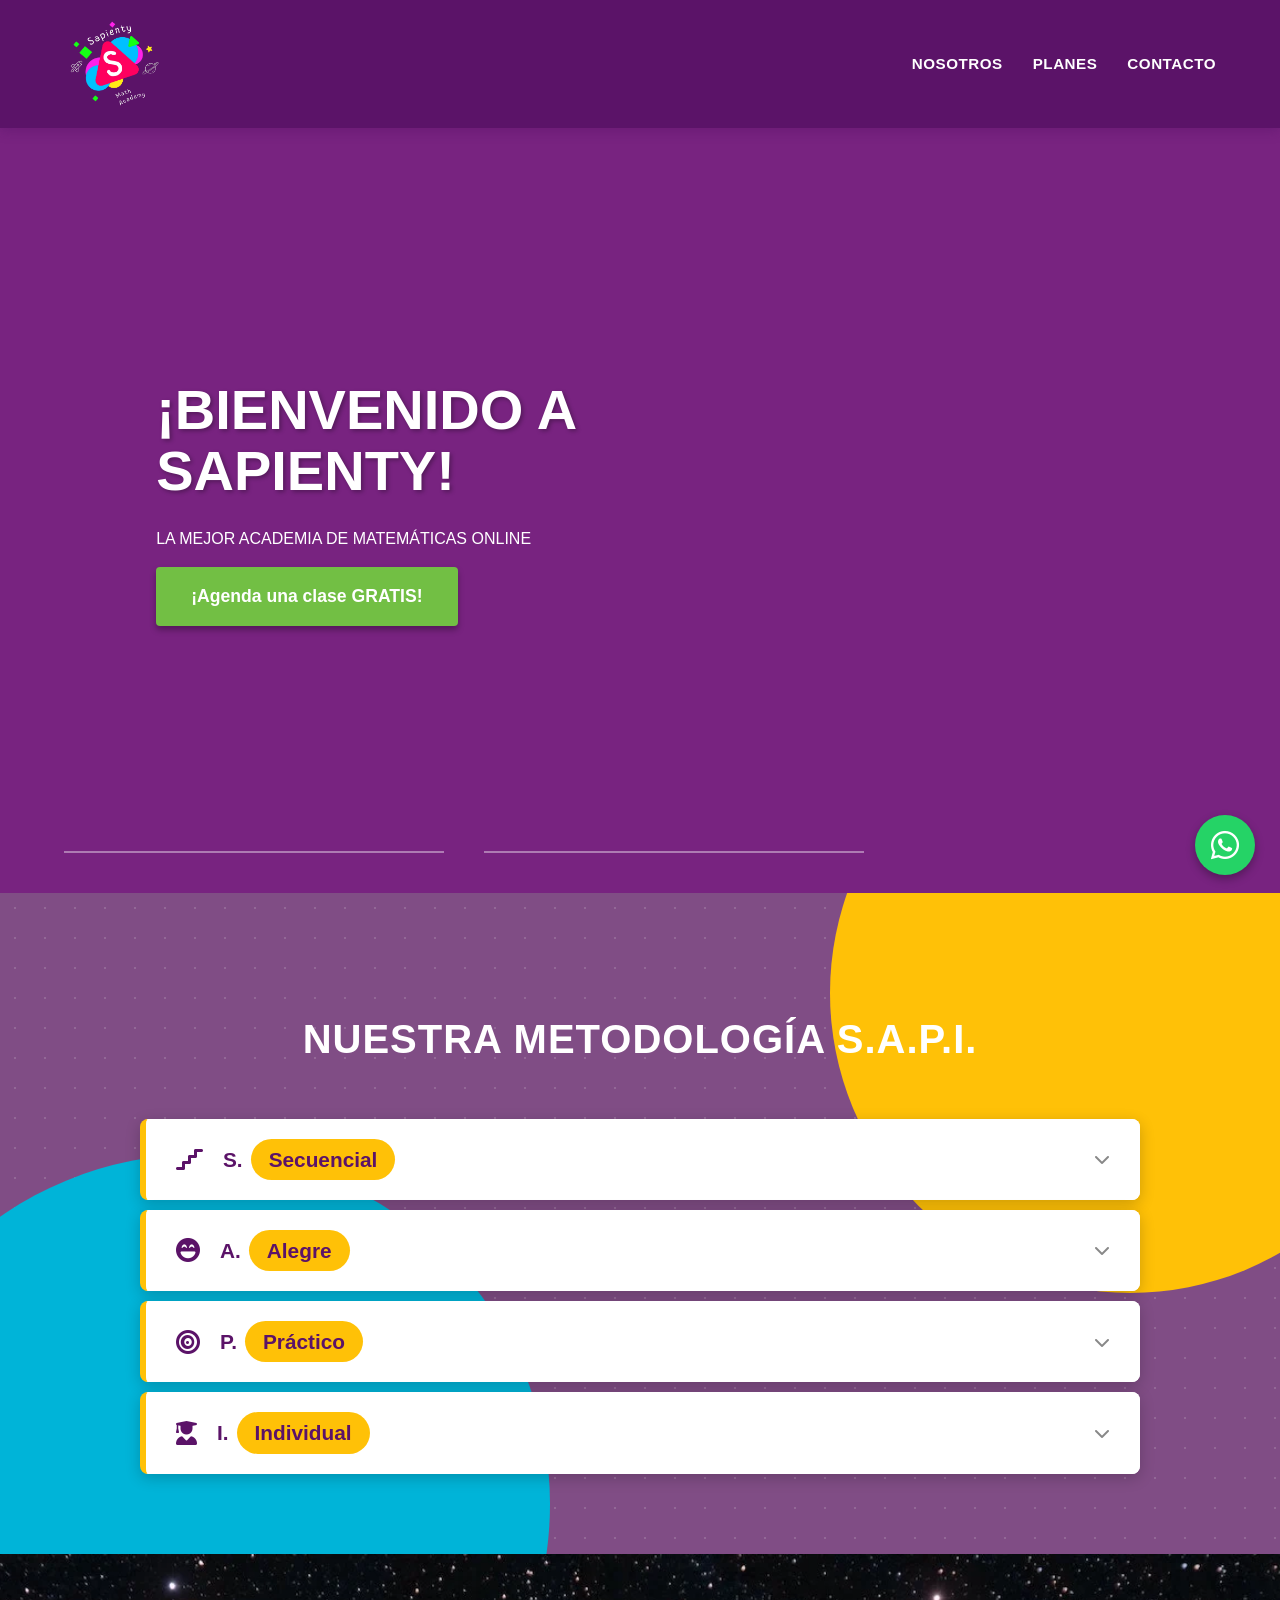
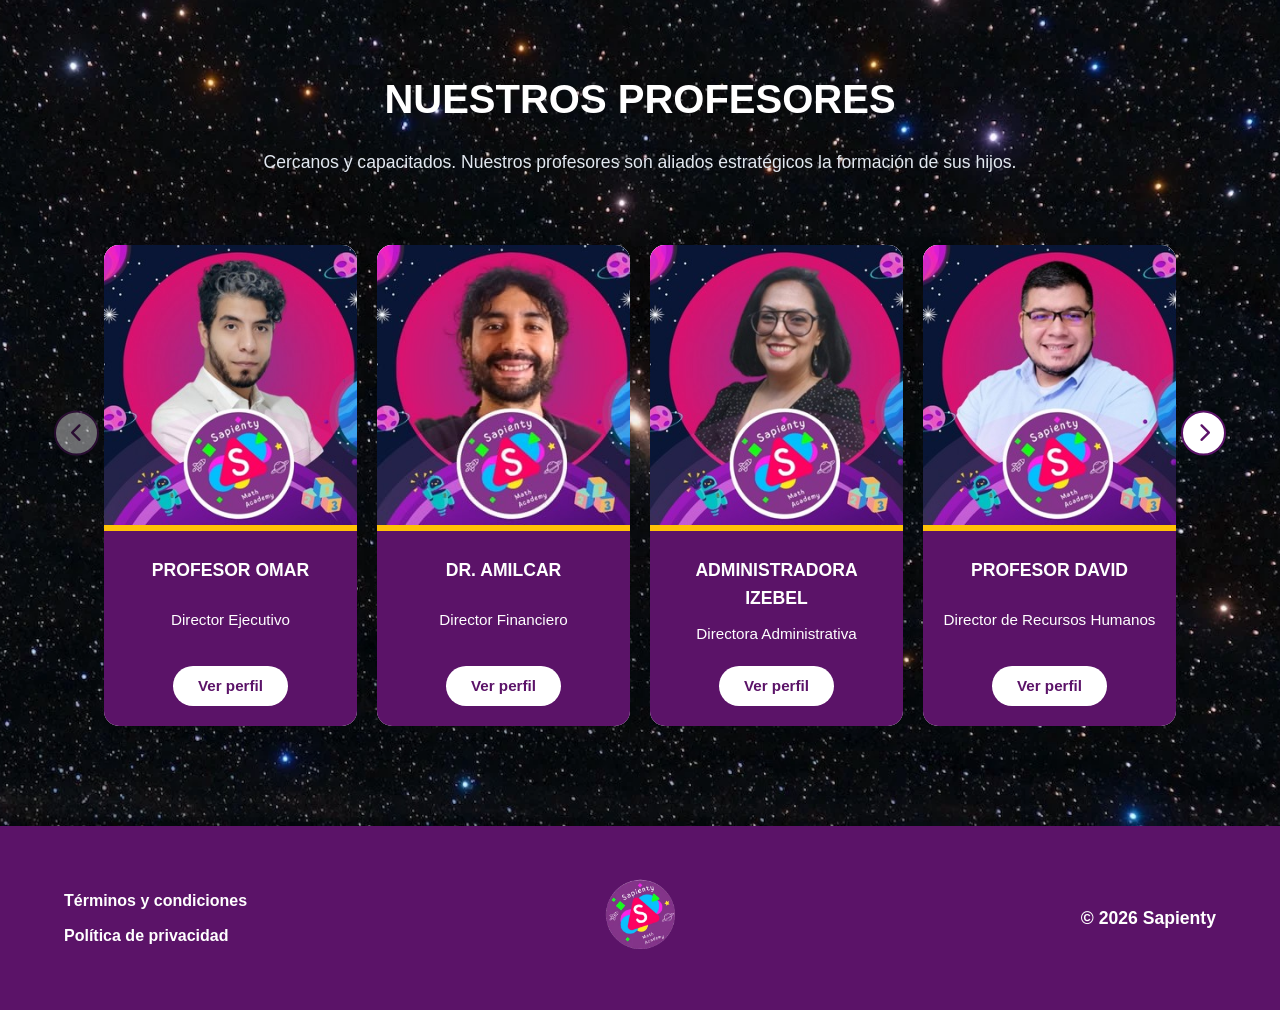
<file: index.html>
<!DOCTYPE html>
<html lang="es">
<head>
    <meta charset="UTF-8">
    <meta name="viewport" content="width=device-width, initial-scale=1.0">
    <meta name="description" content="Sapienty: academia de matemáticas online con metodología S.A.P.I. Clases individuales, divertidas y a tu ritmo. ¡Agenda tu clase gratis!">
    <title>Sapienty | Clases de Matemáticas Online</title>
    <link rel="icon" type="image/webp" href="Logo1.webp">
    <link rel="preconnect" href="https://cdnjs.cloudflare.com" crossorigin>
    <link rel="stylesheet" href="https://cdnjs.cloudflare.com/ajax/libs/font-awesome/6.4.0/css/all.min.css">
    <link rel="stylesheet" href="style.css">
</head>
<body>
    <header class="header-dark">
        <a href="index.html" class="logo">
            <img src="cropped-Logo.webp" alt="Logo Sapienty" fetchpriority="high">
        </a>
        
        <nav class="nav-links">
            <a href="nosotros.html">NOSOTROS</a>
            <a href="planes.html">PLANES</a>
            <a href="contacto.html">CONTACTO</a>
        </nav>
        
        <button type="button" class="menu-icon" aria-label="Abrir menú" aria-expanded="false">
            <i class="fas fa-bars"></i>
        </button>
    </header>

    <section class="hero-fotografico">
        <div class="hero-contenido">
            <h1>¡Bienvenido a <span>Sapienty!</span></h1>
            <p>LA MEJOR ACADEMIA DE MATEMÁTICAS ONLINE</p>
            <a href="https://wa.me/5215561301497?text=%C2%A1Hola!%20Quiero%20agendar%20mi%20clase%20GRATIS%20en%20Sapienty." class="btn-primario" target="_blank" rel="noopener">¡Agenda una clase GRATIS!</a>
        </div>

        <video class="video-lateral" autoplay loop muted playsinline>
            <source src="Animación_de_Imagen_Generada.mp4" type="video/mp4">
        </video>

        <div class="trust-badge-container">
            <hr>
            <div class="trust-content"></div>
            <hr>
        </div>
    </section>

    <section id="metodologia" class="section">
        <h2>Nuestra Metodología S.A.P.I.</h2>
        
        <div class="acordeon-container">
            <div class="acordeon-item">
                <div class="acordeon-header" role="button" tabindex="0" aria-expanded="false">
                    <div class="header-izq">
                        <i class="fas fa-stairs"></i>
                        <h3>S. <span>Secuencial</span></h3>
                    </div>
                    <i class="fas fa-chevron-down icono-flecha"></i>
                </div>
                <div class="acordeon-content">
                    <div class="content-interno">
                        <div class="texto-contenido">
                            <h4>S. Secuencial</h4>
                            <p>Estudiar matemáticas es como construir un edificio: no se puede avanzar al siguiente piso sin antes haber dejado el inferior perfectamente cimentado. En Sapienty los estudiantes retoman desde donde se quedaron. ¡Como debe ser!</p>
                        </div>
                        <div class="imagen-ejemplo">
                            <img src="secuencial.webp" alt="Ejemplo de Metodología" class="img-acordeon" loading="lazy" decoding="async">
                        </div>
                    </div>
                </div>
            </div>

            <div class="acordeon-item">
                <div class="acordeon-header" role="button" tabindex="0" aria-expanded="false">
                    <div class="header-izq">
                        <i class="fas fa-face-laugh-beam"></i>
                        <h3>A. <span>Alegre</span></h3>
                    </div>
                    <i class="fas fa-chevron-down icono-flecha"></i>
                </div>
                <div class="acordeon-content">
                    <div class="content-interno">
                        <div class="texto-contenido">
                            <h4>A. Alegre</h4>
                            <p>Creemos que aprender matemáticas debería ser como un juego. En Sapienty las clases son divertidas, llenas de color, con profes pacientes y buena onda. Con duración de 30 minutos al día, los estudiantes se conectan con gusto.</p>
                        </div>
                        <div class="imagen-ejemplo">
                            <img src="alegre.webp" alt="Ejemplo de Metodología" class="img-acordeon" loading="lazy" decoding="async">
                        </div>
                    </div>
                </div>
            </div>

            <div class="acordeon-item">
                <div class="acordeon-header" role="button" tabindex="0" aria-expanded="false">
                    <div class="header-izq">
                        <i class="fas fa-bullseye"></i>
                        <h3>P. <span>Práctico</span></h3>
                    </div>
                    <i class="fas fa-chevron-down icono-flecha"></i>
                </div>
                <div class="acordeon-content">
                    <div class="content-interno">
                        <div class="texto-contenido">
                            <h4>P. Práctico</h4>
                            <p>¿Alguien alguna vez ha aprendido a meter un gol solo escuchando? La mejor forma de aprender es intentándolo, aprendiendo de nuestros errores y teniendo a un profe experto acompañándote. La práctica favorece la retención.</p>
                        </div>
                        <div class="imagen-ejemplo">
                            <img src="practico.webp" alt="Ejemplo de Metodología" class="img-acordeon" loading="lazy" decoding="async">
                        </div>
                    </div>
                </div>
            </div>

            <div class="acordeon-item">
                <div class="acordeon-header" role="button" tabindex="0" aria-expanded="false">
                    <div class="header-izq">
                        <i class="fas fa-user-graduate"></i>
                        <h3>I. <span>Individual</span></h3>
                    </div>
                    <i class="fas fa-chevron-down icono-flecha"></i>
                </div>
                <div class="acordeon-content">
                    <div class="content-interno">
                        <div class="texto-contenido">
                            <h4>I. Individual</h4>
                            <p>Todos aprendemos a un ritmo y de una forma diferente. Es por eso que en todas nuestras clases hay un sólo estudiante y un profesor. Además de una inteligencia artificial que personaliza el aprendizaje.</p>
                        </div>
                        <div class="imagen-ejemplo">
                            <img src="individual.webp" alt="Ejemplo de Metodología" class="img-acordeon" loading="lazy" decoding="async">
                        </div>
                    </div>
                </div>
            </div>
        </div>
    </section>
    <section id="profesores" class="section profesores-section">
        <h2>Nuestros Profesores</h2>
        <p class="profesores-sub">Cercanos y capacitados. Nuestros profesores son aliados estratégicos la formación de sus hijos.</p>
        
        <div class="carousel-wrapper">
            <button class="carousel-btn prev-btn" aria-label="Anterior"><i class="fas fa-chevron-left"></i></button>
            <button class="carousel-btn next-btn" aria-label="Siguiente"><i class="fas fa-chevron-right"></i></button>
            
            <div class="carousel-track-container">
                <div class="carousel-track">
                    
                    <div class="teacher-card">
                        <div class="teacher-img-wrapper">
                            <img src="SAPI-0001.Foto.060758.jpg" alt="Profesor. Omar" loading="lazy" decoding="async">
                        </div>
                        <div class="teacher-info">
                            <h3 class="teacher-name">Profesor Omar</h3>
                            <p class="teacher-role">Director Ejecutivo</p>
                            <a href="contacto.html" class="btn-perfil">Ver perfil</a>
                        </div>
                    </div>

                    <div class="teacher-card">
                        <div class="teacher-img-wrapper">
                            <img src="SAPI-0002.Foto.004744.jpg" alt="Dr. Amilcar" loading="lazy" decoding="async">
                        </div>
                        <div class="teacher-info">
                            <h3 class="teacher-name">Dr. Amilcar</h3>
                            <p class="teacher-role">Director Financiero</p>
                            <a href="contacto.html" class="btn-perfil">Ver perfil</a>
                        </div>
                    </div>

                    <div class="teacher-card">
                        <div class="teacher-img-wrapper">
                            <img src="SAPI-0003.Foto.055724.jpg" alt="Administradora. Izebel" loading="lazy" decoding="async">
                        </div>
                        <div class="teacher-info">
                            <h3 class="teacher-name">Administradora Izebel</h3>
                            <p class="teacher-role">Directora Administrativa</p>
                            <a href="contacto.html" class="btn-perfil">Ver perfil</a>
                        </div>
                    </div>

                    <div class="teacher-card">
                        <div class="teacher-img-wrapper">
                            <img src="SAPI-0004.Foto.060350.jpg" alt="Profesor David" loading="lazy" decoding="async">
                        </div>
                        <div class="teacher-info">
                            <h3 class="teacher-name">Profesor David</h3>
                            <p class="teacher-role">Director de Recursos Humanos</p>
                            <a href="contacto.html" class="btn-perfil">Ver perfil</a>
                        </div>
                    </div>
                    
                    <div class="teacher-card">
                        <div class="teacher-img-wrapper">
                            <img src="SAPI-0005.Foto.060411.jpg" alt="Profesor Alberto" loading="lazy" decoding="async">
                        </div>
                        <div class="teacher-info">
                            <h3 class="teacher-name">Profesor Alberto</h3>
                            <p class="teacher-role">Gerente de Calidad Educativa</p>
                            <a href="contacto.html" class="btn-perfil">Ver perfil</a>
                        </div>
                    </div>

                    <div class="teacher-card">
                        <div class="teacher-img-wrapper">
                            <img src="SAPI-0006.CV.060525.jpg" alt="Profesor Germán" loading="lazy" decoding="async">
                        </div>
                        <div class="teacher-info">
                            <h3 class="teacher-name">Profesor Germán</h3>
                            <p class="teacher-role">Director Comercial</p>
                            <a href="contacto.html" class="btn-perfil">Ver perfil</a>
                        </div>
                    </div>

                    <div class="teacher-card">
                        <div class="teacher-img-wrapper">
                            <img src="SAPI-0007.Foto.060428.jpg" alt="Profesor Roberto" loading="lazy" decoding="async">
                        </div>
                        <div class="teacher-info">
                            <h3 class="teacher-name">Profesor Roberto</h3>
                            <p class="teacher-role">Director Técnologico</p>
                            <a href="contacto.html" class="btn-perfil">Ver perfil</a>
                        </div>
                    </div>

                </div>
            </div>
        </div>
    </section>
    <footer class="footer-moderno">
        <div class="footer-links">
            <a href="terminos.html">Términos y condiciones</a>
            <a href="privacidad.html">Política de privacidad</a>
        </div>
        <div class="footer-logo">
            <a href="index.html" title="Regresar al inicio">
                <img src="Logo1.webp" alt="Logo Sapienty" loading="lazy" decoding="async">
            </a>
        </div>
        <div class="footer-copyright">
            <p>&copy; 2026 Sapienty</p>
        </div>
    </footer>

    <div class="wa-widget-container">
        <div class="wa-chat-box oculto" id="wa-chat-box">
            <div class="wa-header">
                <div class="wa-header-izq">
                    <i class="fab fa-whatsapp"></i>
                    <div>
                        <strong>Sapienty</strong>
                        <p>En línea</p>
                    </div>
                </div>
                <button type="button" id="wa-close" aria-label="Cerrar chat"><i class="fas fa-chevron-down"></i></button>
            </div>

            <div class="wa-chat-body">
                <div class="wa-message-bubble">
                    ¿En qué te puedo ayudar? :)
                    <span class="wa-time">Ahora</span>
                </div>
            </div>

            <form class="wa-chat-footer" id="wa-form">
                <input type="text" id="wa-message-input" placeholder="Escribe tu mensaje..." autocomplete="off" enterkeyhint="send" aria-label="Mensaje">
                <button type="submit" id="wa-send-btn" aria-label="Enviar por WhatsApp"><i class="fas fa-paper-plane"></i></button>
            </form>
        </div>

        <button type="button" class="wa-floating-btn" id="wa-floating-btn" aria-label="Abrir chat de WhatsApp" aria-expanded="false">
            <i class="fab fa-whatsapp"></i>
        </button>
    </div>

    <script>
        document.addEventListener("DOMContentLoaded", function() {
            // --- Acordeón ---
            const items = document.querySelectorAll('.acordeon-item');

            function ajustarAltura(item) {
                const content = item.querySelector('.acordeon-content');
                content.style.maxHeight = item.classList.contains('activo') ? content.scrollHeight + "px" : null;
            }

            items.forEach(item => {
                const header = item.querySelector('.acordeon-header');
                const content = item.querySelector('.acordeon-content');

                // Las imágenes usan loading="lazy": al terminar de cargar cambian
                // la altura del contenido, así que la recalculamos para no cortarlas.
                content.querySelectorAll('img').forEach(img => img.addEventListener('load', () => ajustarAltura(item)));

                header.addEventListener('click', function() {
                    const abrir = !item.classList.contains('activo');

                    items.forEach(otro => {
                        otro.classList.remove('activo');
                        otro.querySelector('.acordeon-header').setAttribute('aria-expanded', 'false');
                        ajustarAltura(otro);
                    });

                    if (abrir) {
                        item.classList.add('activo');
                        header.setAttribute('aria-expanded', 'true');
                        content.querySelectorAll('img').forEach(img => img.loading = 'eager');
                        ajustarAltura(item);
                    }
                });

                header.addEventListener('keydown', function(e) {
                    if (e.key === 'Enter' || e.key === ' ') { e.preventDefault(); header.click(); }
                });
            });

            // --- Carrusel de Profesores ---
            const track = document.querySelector('.carousel-track');
            const nextBtn = document.querySelector('.next-btn');
            const prevBtn = document.querySelector('.prev-btn');
            const cards = document.querySelectorAll('.teacher-card');

            if (!track || !nextBtn || !prevBtn || cards.length === 0) return;

            let currentIndex = 0;

            function getCardsPerView() {
                if (window.innerWidth <= 480) return 1;
                if (window.innerWidth <= 768) return 2;
                if (window.innerWidth <= 1024) return 3;
                return 4; // Por defecto 4 en escritorio
            }

            function updateCarousel() {
                const maxIndex = cards.length - getCardsPerView();

                if (currentIndex > maxIndex) currentIndex = maxIndex;
                if (currentIndex < 0) currentIndex = 0;

                // Ancho de la tarjeta + el gap real del CSS
                const gap = parseFloat(getComputedStyle(track).columnGap) || 0;
                const cardWidth = cards[0].getBoundingClientRect().width + gap;
                track.style.transform = `translateX(-${currentIndex * cardWidth}px)`;

                prevBtn.disabled = currentIndex === 0;
                nextBtn.disabled = currentIndex >= maxIndex;
            }

            function siguiente() { currentIndex++; updateCarousel(); }
            function anterior() { currentIndex--; updateCarousel(); }

            nextBtn.addEventListener('click', siguiente);
            prevBtn.addEventListener('click', anterior);

            // Deslizar con el dedo en celulares
            let inicioX = 0, inicioY = 0;
            track.addEventListener('touchstart', e => {
                inicioX = e.touches[0].clientX;
                inicioY = e.touches[0].clientY;
            }, { passive: true });
            track.addEventListener('touchend', e => {
                const dx = e.changedTouches[0].clientX - inicioX;
                const dy = e.changedTouches[0].clientY - inicioY;
                if (Math.abs(dx) > 40 && Math.abs(dx) > Math.abs(dy)) {
                    dx < 0 ? siguiente() : anterior();
                }
            }, { passive: true });

            // Reajusta el carrusel si el usuario voltea el celular o cambia el tamaño de la ventana
            window.addEventListener('resize', () => {
                updateCarousel();
                items.forEach(ajustarAltura);
            });
            updateCarousel();
        });
    </script>
    <script src="main.js" defer></script>
</body>
</html>
</file>
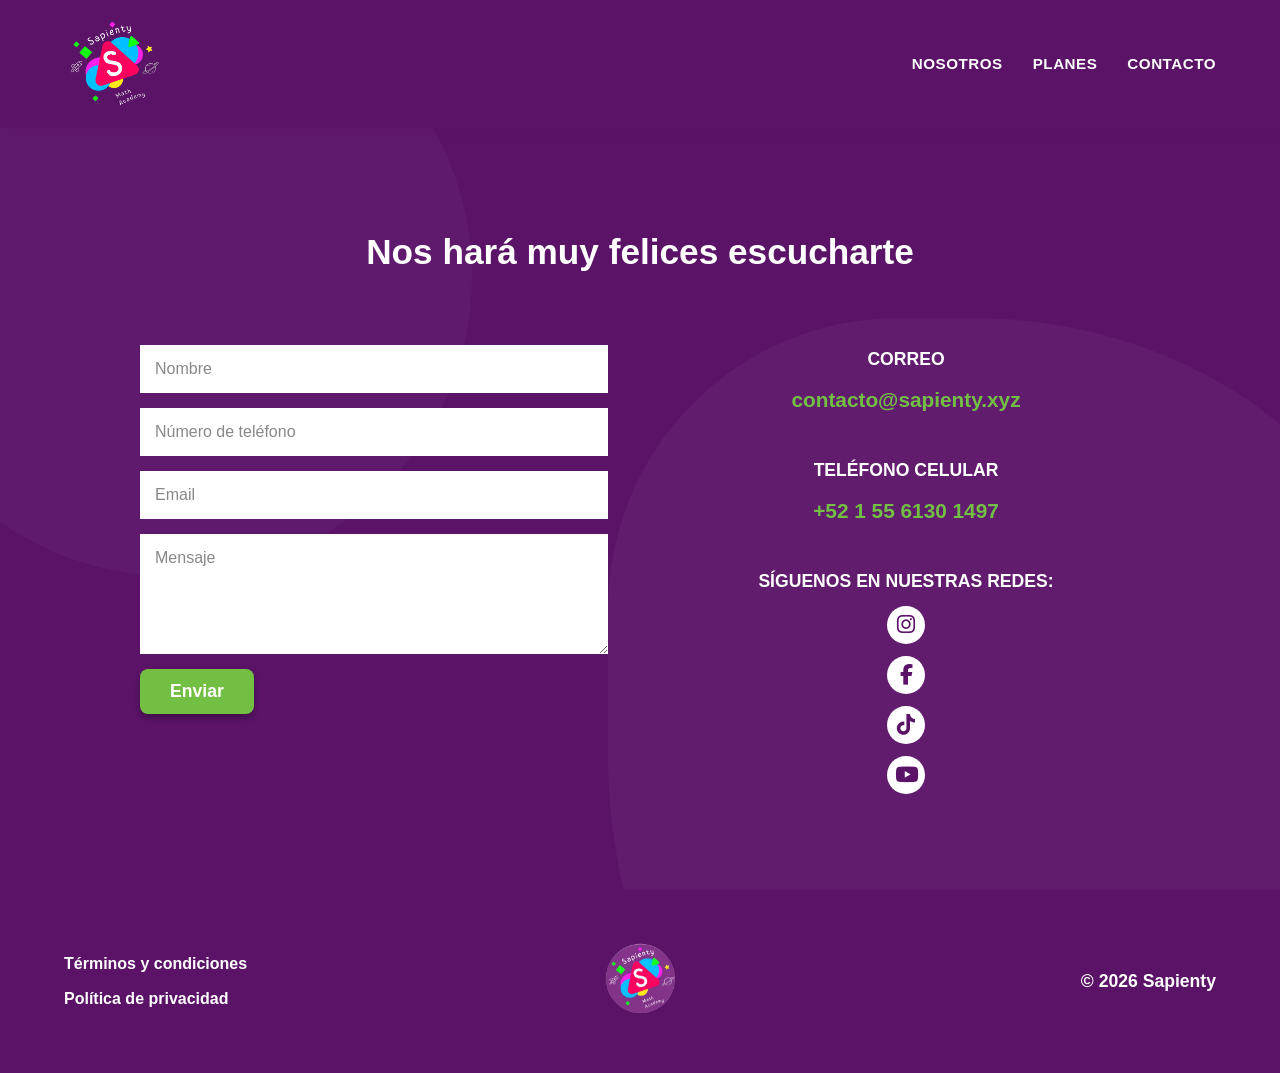
<file: contacto.html>
<!DOCTYPE html>
<html lang="es">
<head>
    <meta charset="UTF-8">
    <meta name="viewport" content="width=device-width, initial-scale=1.0">
    <title>Sapienty | Clases de Matemáticas Online</title>
    <link rel="icon" type="image/webp" href="Logo1.webp">
    <link rel="stylesheet" href="https://cdnjs.cloudflare.com/ajax/libs/font-awesome/6.4.0/css/all.min.css">
    <link rel="stylesheet" href="style.css">
</head>
<body>
    <header class="header-dark">
        <a href="index.html" class="logo">
            <img src="cropped-Logo.webp" alt="Logo Sapienty">
        </a>
        
        <nav class="nav-links">
            <a href="nosotros.html">NOSOTROS</a>
            <a href="planes.html">PLANES</a>
            <a href="contacto.html">CONTACTO</a>
        </nav>
        
        <button type="button" class="menu-icon" aria-label="Abrir menú" aria-expanded="false">
            <i class="fas fa-bars"></i>
        </button>
    </header>

    <main>
        <section id="contacto" class="section contacto-section">
            <div class="contacto-container">
                <div class="contacto-header">
                    <h2>Nos hará muy felices escucharte</h2>
                </div>
                
                <div class="contacto-grid">
                    <div class="contacto-form-wrapper">
                        <form id="contacto-sapienty" action="https://script.google.com/macros/s/AKfycbxOmspEgLkN1OweT7DNijgHR4tizTMsYczhH6Z2OysDb--RM0vXXMT2oXEGtIuPq-LmeA/exec" method="POST" class="contacto-form">
                            <input type="text" name="Nombre" placeholder="Nombre" required>
                            <input type="tel" name="Telefono" placeholder="Número de teléfono">
                            <input type="email" name="Correo" placeholder="Email" required>
                            <textarea name="Mensaje" placeholder="Mensaje" rows="5" required></textarea>
                            <button type="submit" class="btn-primario">Enviar</button>
                        </form>
                    </div>

                    <div class="contacto-info">
                        <div class="info-item">
                            <h4>CORREO</h4>
                            <a href="mailto:contacto@sapienty.xyz">contacto@sapienty.xyz</a>
                        </div>
                        <div class="info-item">
                            <h4>TELÉFONO CELULAR</h4>
                            <a href="tel:+5215561301497">+52 1 55 6130 1497</a>
                        </div>
                        <div class="social-links-container">
                            <h4>SÍGUENOS EN NUESTRAS REDES:</h4>
                            <div class="social-icons">
                                <a href="https://www.instagram.com/sapientymath/" class="social-icon" target="_blank" rel="noopener" aria-label="Instagram"><i class="fab fa-instagram"></i></a>
                                <a href="https://www.facebook.com/SapientyMath" class="social-icon" target="_blank" rel="noopener" aria-label="Facebook"><i class="fab fa-facebook-f"></i></a>
                                <a href="https://www.tiktok.com/@sapienty" class="social-icon" target="_blank" rel="noopener" aria-label="TikTok"><i class="fab fa-tiktok"></i></a>
                                <a href="https://www.youtube.com/@Sapienty" class="social-icon" target="_blank" rel="noopener" aria-label="YouTube"><i class="fab fa-youtube"></i></a>
                            </div>
                        </div>
                    </div>
                </div>
            </div>
        </section>
    </main>
    <footer class="footer-moderno">
        <div class="footer-links">
            <a href="terminos.html">Términos y condiciones</a>
            <a href="privacidad.html">Política de privacidad</a>
        </div>
        <div class="footer-logo">
            <a href="index.html" title="Regresar al inicio">
                <img src="Logo1.webp" alt="Logo Sapienty">
            </a>
        </div>
        <div class="footer-copyright">
            <p>&copy; 2026 Sapienty</p>
        </div>
    </footer>
    <div id="mensaje-exito" class="modal-exito oculto">
        <div class="modal-contenido">
            <i class="fas fa-check-circle"></i>
            <h3>¡Mensaje Enviado!</h3>
            <p>Gracias por escribir a Sapienty. Nos pondremos en contacto contigo muy pronto.</p>
            <button id="cerrar-modal" class="btn-primario">¡Entendido!</button>
        </div>
    </div>

    <script>
        const scriptURL = 'https://script.google.com/macros/s/AKfycbxOmspEgLkN1OweT7DNijgHR4tizTMsYczhH6Z2OysDb--RM0vXXMT2oXEGtIuPq-LmeA/exec'; // <-- ¡Recuerda poner tu URL aquí también!
        const form = document.querySelector('#contacto-sapienty');

        form.addEventListener('submit', e => {
            e.preventDefault();
            const btn = form.querySelector('button');
            const originalText = btn.innerText;
            btn.innerText = 'Enviando...';

            fetch(scriptURL, { method: 'POST', body: new FormData(form)})
                .then(response => {
                    document.getElementById('mensaje-exito').classList.remove('oculto');
                    form.reset(); 
                    btn.innerText = originalText; 
                })
                .catch(error => {
                    console.error('¡Error!', error.message);
                    alert("Hubo un problema al enviar tu mensaje. Por favor, intenta más tarde.");
                    btn.innerText = originalText;
                });
        });
        document.getElementById('cerrar-modal').addEventListener('click', function() {
            document.getElementById('mensaje-exito').classList.add('oculto');
        });
    </script>
    <script src="main.js" defer></script>
</body>
</html>
</file>
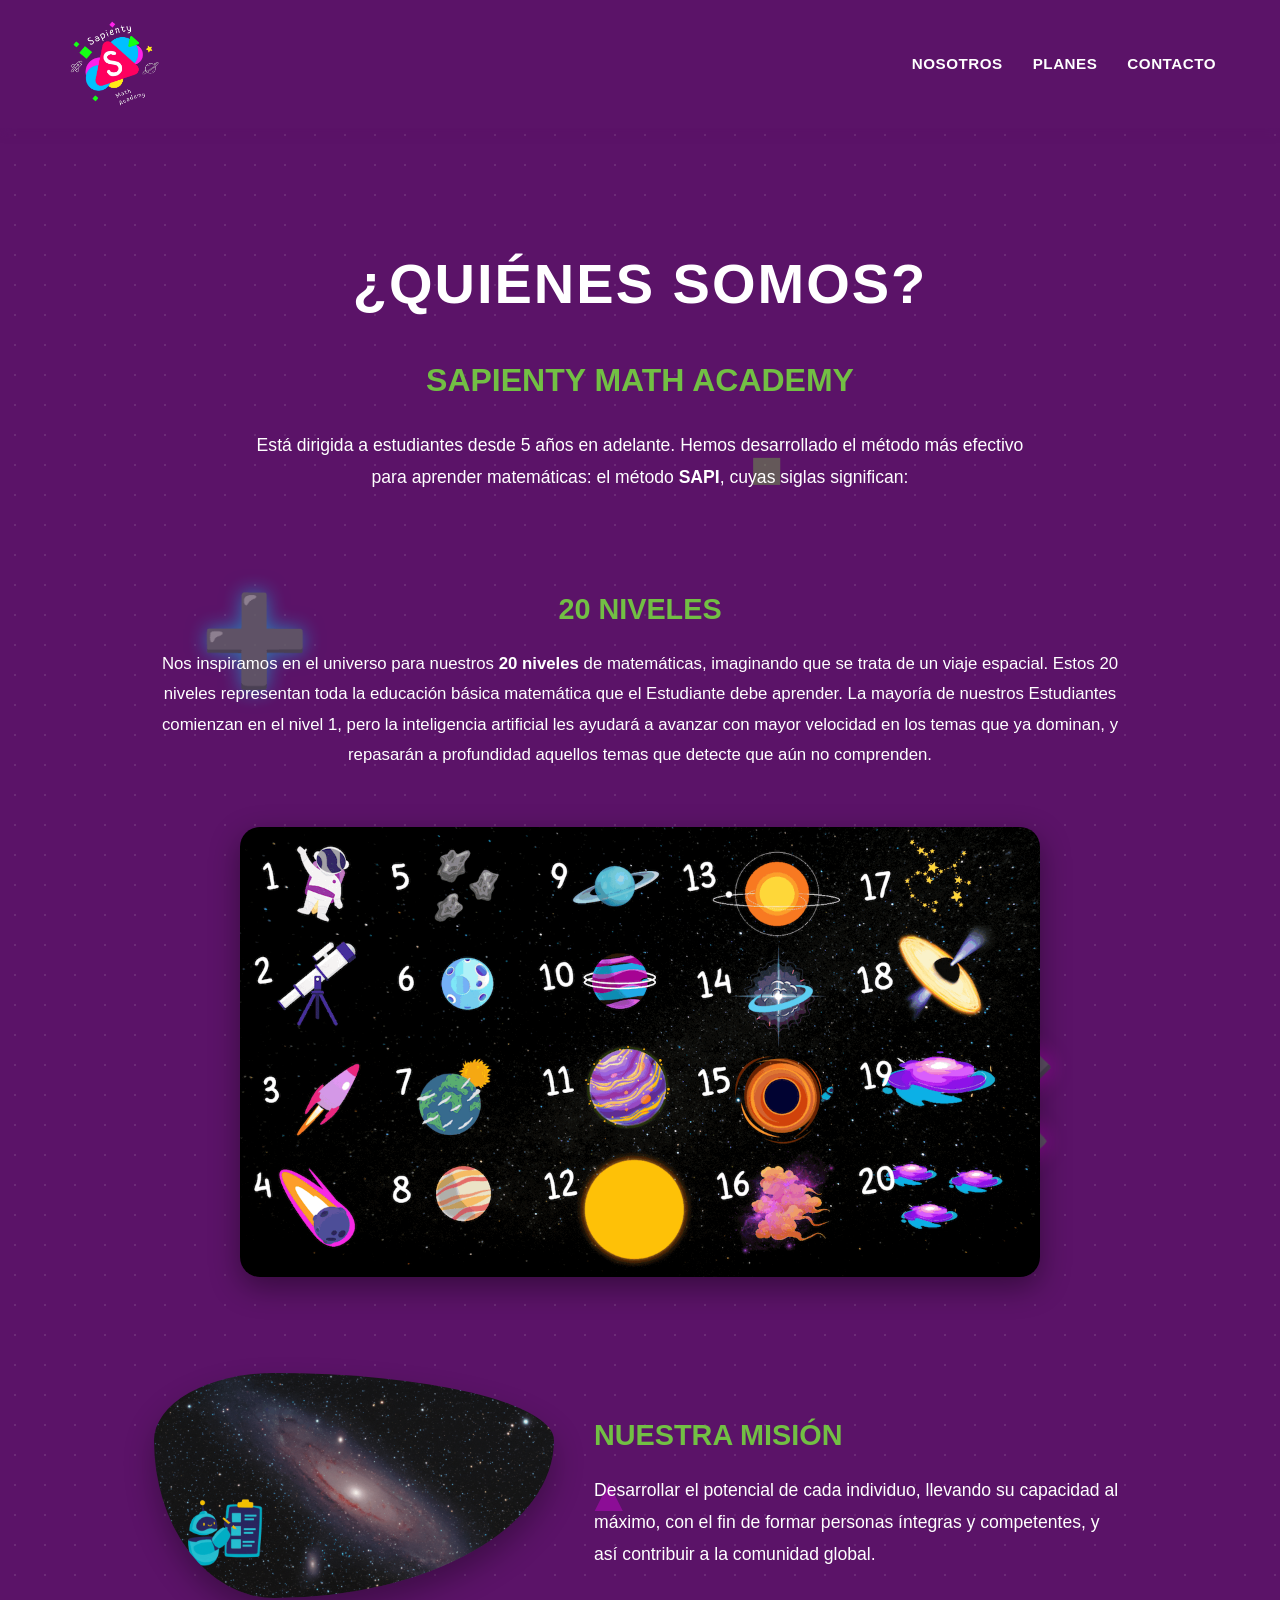
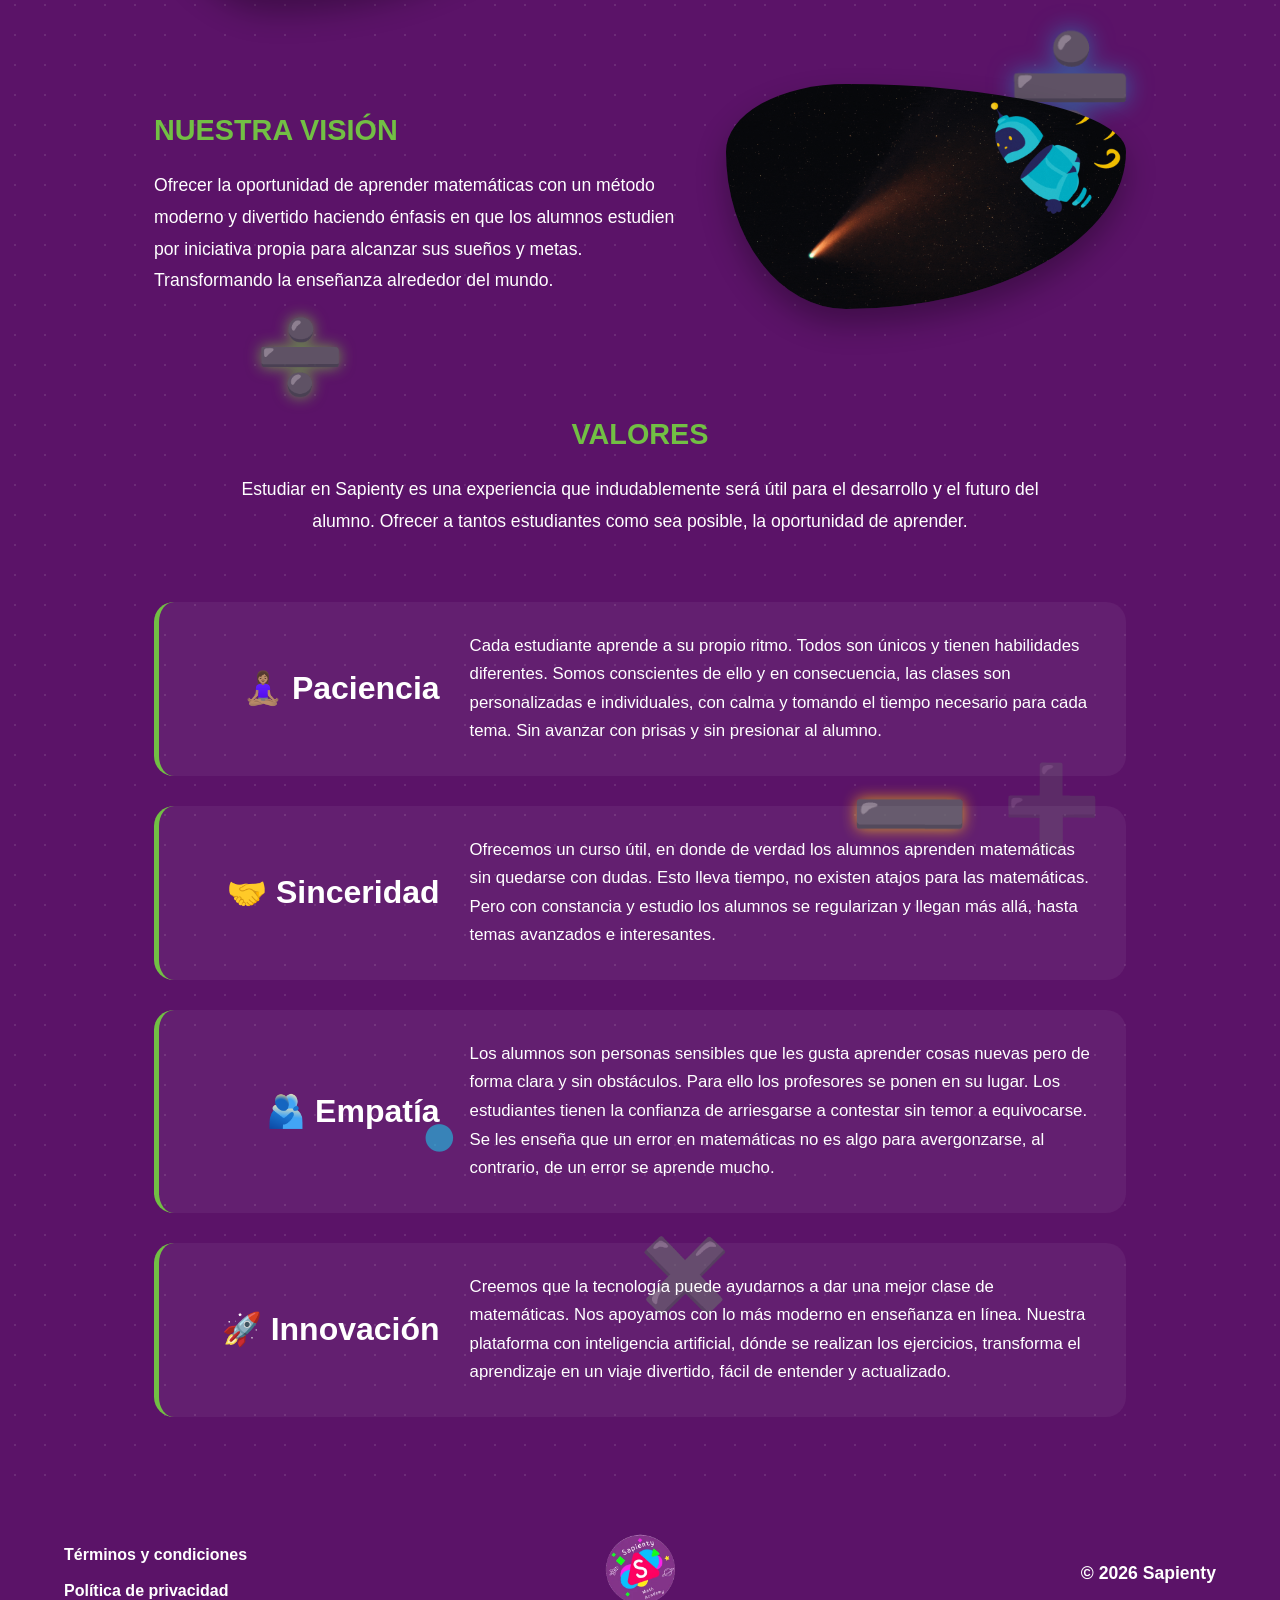
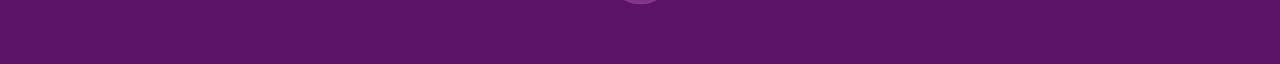
<file: nosotros.html>
<!DOCTYPE html>
<html lang="es">
<head>
    <meta charset="UTF-8">
    <meta name="viewport" content="width=device-width, initial-scale=1.0">
    <title>Nosotros | Sapienty</title>
    <link rel="icon" type="image/webp" href="Logo1.webp">
    <link rel="stylesheet" href="https://cdnjs.cloudflare.com/ajax/libs/font-awesome/6.4.0/css/all.min.css">
    <link rel="stylesheet" href="style.css">
</head>
<body class="fondo-estrellas">
    <header class="header-dark">
        <a href="index.html" class="logo">
            <img src="cropped-Logo.webp" alt="Logo Sapienty">
        </a>
        <nav class="nav-links">
            <a href="nosotros.html">NOSOTROS</a>
            <a href="planes.html">PLANES</a>
            <a href="contacto.html">CONTACTO</a>
        </nav>
        <button type="button" class="menu-icon" aria-label="Abrir menú" aria-expanded="false">
            <i class="fas fa-bars"></i>
        </button>
    </header>

    <main>
        <section class="nosotros-section">
            
            <div class="simbolos-flotantes">
                <span class="simbolo s1">➕</span>
                <span class="simbolo s2">✖️</span>
                <span class="simbolo s3">➗</span>
                <span class="simbolo s4">➖</span>
                <span class="simbolo s5">▲</span>
                <span class="simbolo s6">●</span>
                <span class="simbolo s7">➕</span>
                <span class="simbolo s8">■</span>
                <span class="simbolo s9">➗</span>
                <span class="simbolo s10">✖️</span>
            </div>
            
            <div class="nosotros-hero">
                <h1 class="titulo-estrellas">¿QUIÉNES SOMOS?</h1>
                <h2 class="subtitulo-verde">SAPIENTY MATH ACADEMY</h2>
                <p class="intro-texto">Está dirigida a estudiantes desde 5 años en adelante. Hemos desarrollado el método más efectivo para aprender matemáticas: el método <strong>SAPI</strong>, cuyas siglas significan:</p>
            </div>

            <div class="niveles-bloque">
                <div class="niveles-texto">
                    <h3 class="verde-brillante">20 NIVELES</h3>
                    <p>Nos inspiramos en el universo para nuestros <strong>20 niveles</strong> de matemáticas, imaginando que se trata de un viaje espacial. Estos 20 niveles representan toda la educación básica matemática que el Estudiante debe aprender. La mayoría de nuestros Estudiantes comienzan en el nivel 1, pero la inteligencia artificial les ayudará a avanzar con mayor velocidad en los temas que ya dominan, y repasarán a profundidad aquellos temas que detecte que aún no comprenden.</p>
                </div>
                <img src="Gif3.gif" alt="20 Niveles Sapienty" class="niveles-img">
            </div>

            <div class="mv-grid">
                <div class="mv-item">
                    <img src="mision.gif" alt="Misión Sapienty" class="mv-img">
                    <div class="mv-texto">
                        <h3 class="verde-brillante">NUESTRA MISIÓN</h3>
                        <p>Desarrollar el potencial de cada individuo, llevando su capacidad al máximo, con el fin de formar personas íntegras y competentes, y así contribuir a la comunidad global.</p>
                    </div>
                </div>

                <div class="mv-item invertido">
                    <img src="vision.gif" alt="Visión Sapienty" class="mv-img">
                    <div class="mv-texto">
                        <h3 class="verde-brillante">NUESTRA VISIÓN</h3>
                        <p>Ofrecer la oportunidad de aprender matemáticas con un método moderno y divertido haciendo énfasis en que los alumnos estudien por iniciativa propia para alcanzar sus sueños y metas. Transformando la enseñanza alrededor del mundo.</p>
                    </div>
                </div>
            </div>

            <div class="valores-bloque">
                <div class="valores-header">
                    <h3 class="verde-brillante">VALORES</h3>
                    <p>Estudiar en Sapienty es una experiencia que indudablemente será útil para el desarrollo y el futuro del alumno. Ofrecer a tantos estudiantes como sea posible, la oportunidad de aprender.</p>
                </div>

                <div class="valores-lista">
                    
                    <div class="valor-item">
                        <h4 class="titulo-valor">🧘🏽‍♀️ Paciencia</h4>
                        <p>Cada estudiante aprende a su propio ritmo. Todos son únicos y tienen habilidades diferentes. Somos conscientes de ello y en consecuencia, las clases son personalizadas e individuales, con calma y tomando el tiempo necesario para cada tema. Sin avanzar con prisas y sin presionar al alumno.</p>
                    </div>

                    <div class="valor-item">
                        <h4 class="titulo-valor">🤝 Sinceridad</h4>
                        <p>Ofrecemos un curso útil, en donde de verdad los alumnos aprenden matemáticas sin quedarse con dudas. Esto lleva tiempo, no existen atajos para las matemáticas. Pero con constancia y estudio los alumnos se regularizan y llegan más allá, hasta temas avanzados e interesantes.</p>
                    </div>

                    <div class="valor-item">
                        <h4 class="titulo-valor">🫂 Empatía</h4>
                        <p>Los alumnos son personas sensibles que les gusta aprender cosas nuevas pero de forma clara y sin obstáculos. Para ello los profesores se ponen en su lugar. Los estudiantes tienen la confianza de arriesgarse a contestar sin temor a equivocarse. Se les enseña que un error en matemáticas no es algo para avergonzarse, al contrario, de un error se aprende mucho.</p>
                    </div>

                    <div class="valor-item">
                        <h4 class="titulo-valor">🚀 Innovación</h4>
                        <p>Creemos que la tecnología puede ayudarnos a dar una mejor clase de matemáticas. Nos apoyamos con lo más moderno en enseñanza en línea. Nuestra plataforma con inteligencia artificial, dónde se realizan los ejercicios, transforma el aprendizaje en un viaje divertido, fácil de entender y actualizado.</p>
                    </div>

                </div>
            </div>

        </section>
    </main>

    <footer class="footer-moderno">
        <div class="footer-links">
            <a href="terminos.html">Términos y condiciones</a>
            <a href="privacidad.html">Política de privacidad</a>
        </div>
        <div class="footer-logo">
            <a href="index.html" title="Regresar al inicio">
                <img src="Logo1.webp" alt="Logo Sapienty">
            </a>
        </div>
        <div class="footer-copyright">
            <p>&copy; 2026 Sapienty</p>
        </div>
    </footer>
    <script src="main.js" defer></script>
</body>
</html>
</file>
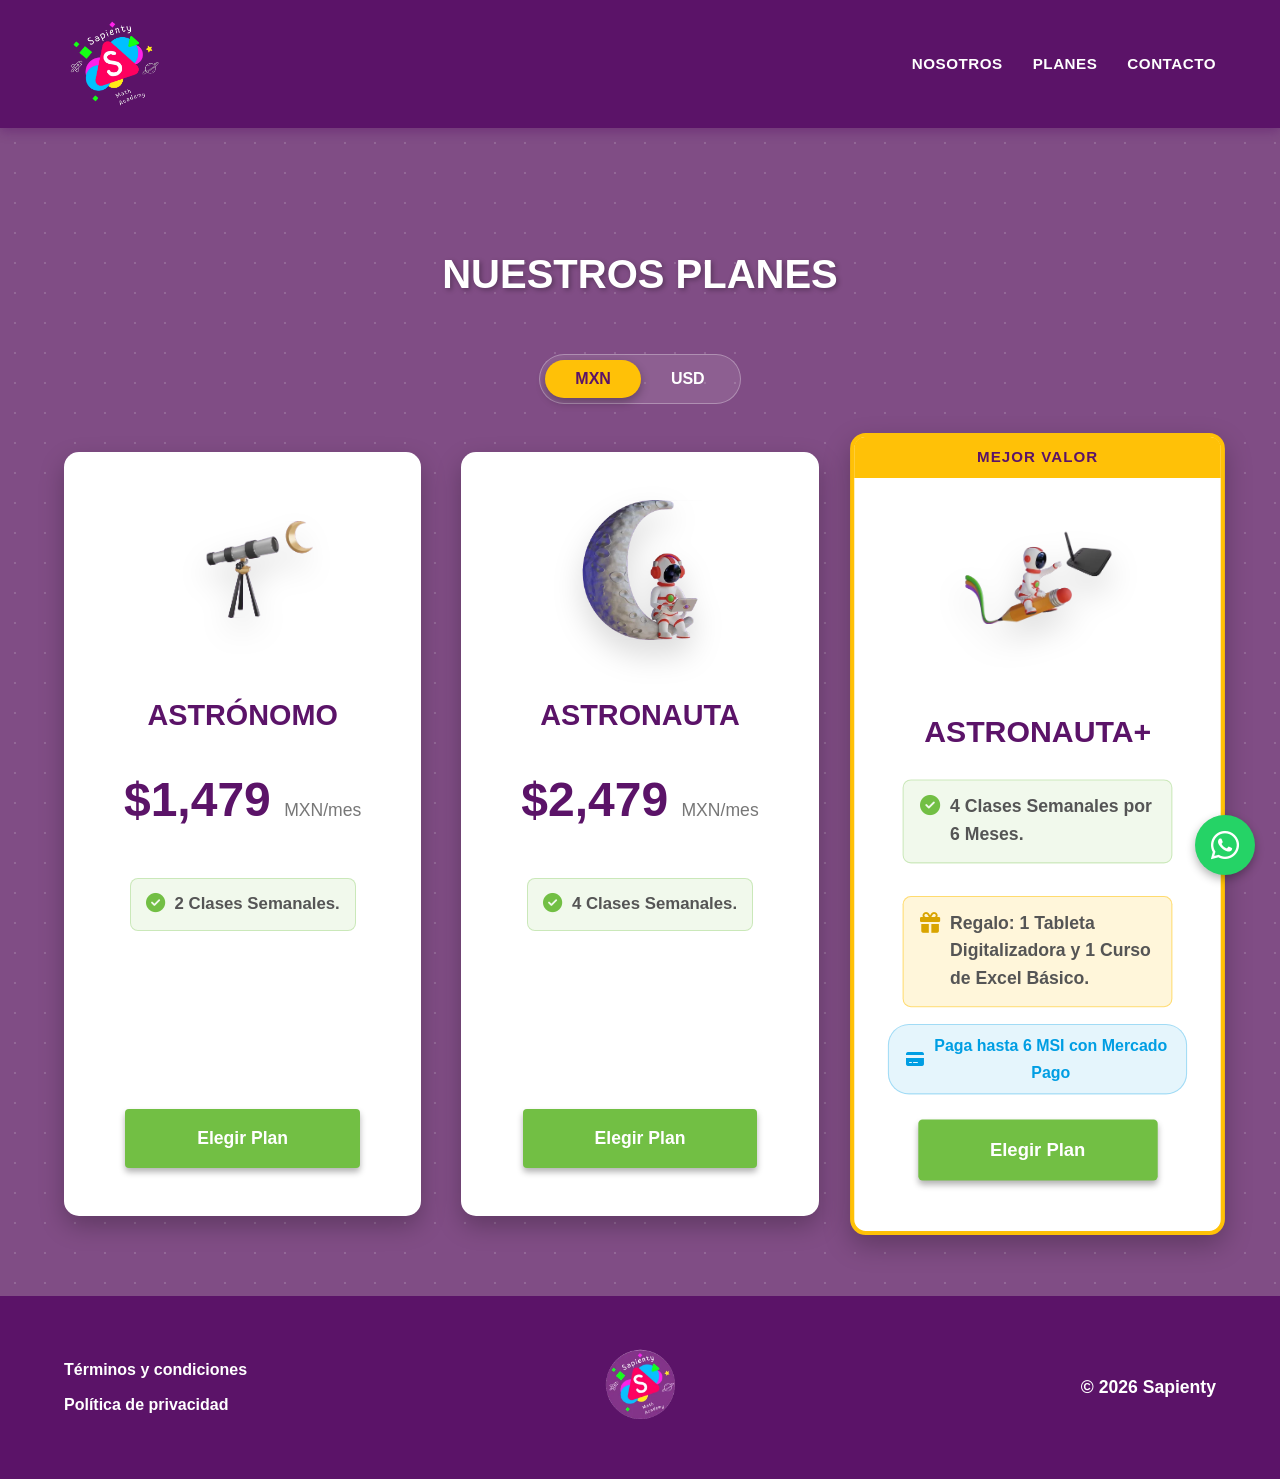
<file: planes.html>
<!DOCTYPE html>
<html lang="es">
<head>
    <meta charset="UTF-8">
    <meta name="viewport" content="width=device-width, initial-scale=1.0">
    <title>Sapienty | Clases de Matemáticas Online</title>
    <link rel="icon" type="image/webp" href="Logo1.webp">
    <link rel="stylesheet" href="https://cdnjs.cloudflare.com/ajax/libs/font-awesome/6.4.0/css/all.min.css">
    <link rel="stylesheet" href="style.css">
</head>
<body>
    <header class="header-dark">
        <a href="index.html" class="logo">
            <img src="cropped-Logo.webp" alt="Logo Sapienty">
        </a>
        
        <nav class="nav-links">
            <a href="nosotros.html">NOSOTROS</a>
            <a href="planes.html">PLANES</a>
            <a href="contacto.html">CONTACTO</a>
        </nav>
        
        <button type="button" class="menu-icon" aria-label="Abrir menú" aria-expanded="false">
            <i class="fas fa-bars"></i>
        </button>
    </header>

    <section id="planes" class="section">
        <h2>Nuestros Planes</h2>
        
        <div class="currency-toggle-container">
            <div class="currency-toggle">
                <button id="btn-mxn" class="toggle-btn active">MXN</button>
                <button id="btn-usd" class="toggle-btn">USD</button>
            </div>
        </div>

        <div class="pricing-grid">
            
            <div class="price-card">
                <img src="Paquete 1.webp" alt="Plan Astrónomo" class="icono-plan">
                <h3>Astrónomo</h3>
                <div class="price">
                    $<span class="precio-valor" data-mxn="1,479" data-usd="79">1,479</span> 
                    <span class="precio-moneda" style="font-size: 1.1rem; color: #777;">MXN</span><span style="font-size: 1.1rem; color: #777;">/mes</span>
                </div>
                <p class="beneficio-destacado"><i class="fas fa-check-circle"></i> 2 Clases Semanales.</p>
                <a href="https://wa.me/5215561301497?text=%C2%A1Hola%21%20Me%20interesa%20el%20plan%20Astr%C3%B3nomo%20de%20Sapienty." class="btn-primario" target="_blank" rel="noopener">Elegir Plan</a>
            </div>
            
            <div class="price-card">
                <img src="Paquete 2.webp" alt="Plan Astronauta" class="icono-plan">
                <h3>Astronauta</h3>
                <div class="price">
                    $<span class="precio-valor" data-mxn="2,479" data-usd="139">2,479</span> 
                    <span class="precio-moneda" style="font-size: 1.1rem; color: #777;">MXN</span><span style="font-size: 1.1rem; color: #777;">/mes</span>
                </div>
                <p class="beneficio-destacado"><i class="fas fa-check-circle"></i> 4 Clases Semanales.</p>
                <a href="https://wa.me/5215561301497?text=%C2%A1Hola%21%20Me%20interesa%20el%20plan%20Astronauta%20de%20Sapienty." class="btn-primario" target="_blank" rel="noopener">Elegir Plan</a>
            </div>
            
            <div class="price-card featured">
                <div class="featured-label">Mejor Valor</div>
                <img src="Paquete 3.webp" alt="Plan Astronauta+" class="icono-plan">
                <h3>Astronauta+</h3>
                <p class="beneficio-destacado"><i class="fas fa-check-circle"></i> 4 Clases Semanales por 6 Meses.</p>
                <p class="beneficio-destacado regalo"><i class="fas fa-gift"></i> <span><strong>Regalo:</strong> 1 Tableta Digitalizadora y 1 Curso de Excel Básico.</span></p>
                <div class="msi-badge">
                <i class="fas fa-credit-card"></i> Paga hasta 6 MSI con Mercado Pago
                </div>
                <a href="https://wa.me/5215561301497?text=%C2%A1Hola%21%20Me%20interesa%20el%20plan%20Astronauta%2B%20de%20Sapienty." class="btn-primario" target="_blank" rel="noopener">Elegir Plan</a>
            </div>
            
        </div>
    </section>

    <footer class="footer-moderno">
        <div class="footer-links">
            <a href="terminos.html">Términos y condiciones</a>
            <a href="privacidad.html">Política de privacidad</a>
        </div>
        <div class="footer-logo">
            <a href="index.html" title="Regresar al inicio">
                <img src="Logo1.webp" alt="Logo Sapienty">
            </a>
        </div>
        <div class="footer-copyright">
            <p>&copy; 2026 Sapienty</p>
        </div>
    </footer>

    <div class="wa-widget-container">
        <div class="wa-chat-box oculto" id="wa-chat-box">
            <div class="wa-header">
                <div class="wa-header-izq">
                    <i class="fab fa-whatsapp"></i>
                    <div>
                        <strong>Sapienty</strong>
                        <p>En línea</p>
                    </div>
                </div>
                <button type="button" id="wa-close" aria-label="Cerrar chat"><i class="fas fa-chevron-down"></i></button>
            </div>

            <div class="wa-chat-body">
                <div class="wa-message-bubble">
                    ¿En qué te puedo ayudar? :)
                    <span class="wa-time">Ahora</span>
                </div>
            </div>

            <form class="wa-chat-footer" id="wa-form">
                <input type="text" id="wa-message-input" placeholder="Escribe tu mensaje..." autocomplete="off" enterkeyhint="send" aria-label="Mensaje">
                <button type="submit" id="wa-send-btn" aria-label="Enviar por WhatsApp"><i class="fas fa-paper-plane"></i></button>
            </form>
        </div>

        <button type="button" class="wa-floating-btn" id="wa-floating-btn" aria-label="Abrir chat de WhatsApp" aria-expanded="false">
            <i class="fab fa-whatsapp"></i>
        </button>
    </div>

    <script>
        // Script para cambiar la moneda
        document.addEventListener("DOMContentLoaded", function() {
            const btnMxn = document.getElementById('btn-mxn');
            const btnUsd = document.getElementById('btn-usd');
            const valores = document.querySelectorAll('.precio-valor');
            const monedas = document.querySelectorAll('.precio-moneda');

            btnMxn.addEventListener('click', function() {
                btnMxn.classList.add('active'); 
                btnUsd.classList.remove('active'); 
                valores.forEach(el => el.innerText = el.getAttribute('data-mxn'));
                monedas.forEach(el => el.innerText = 'MXN');
            });

            btnUsd.addEventListener('click', function() {
                btnUsd.classList.add('active'); 
                btnMxn.classList.remove('active'); 
                valores.forEach(el => el.innerText = el.getAttribute('data-usd'));
                monedas.forEach(el => el.innerText = 'USD');
            });
        });
    </script>
    <script src="main.js" defer></script>
</body>
</html>
</file>
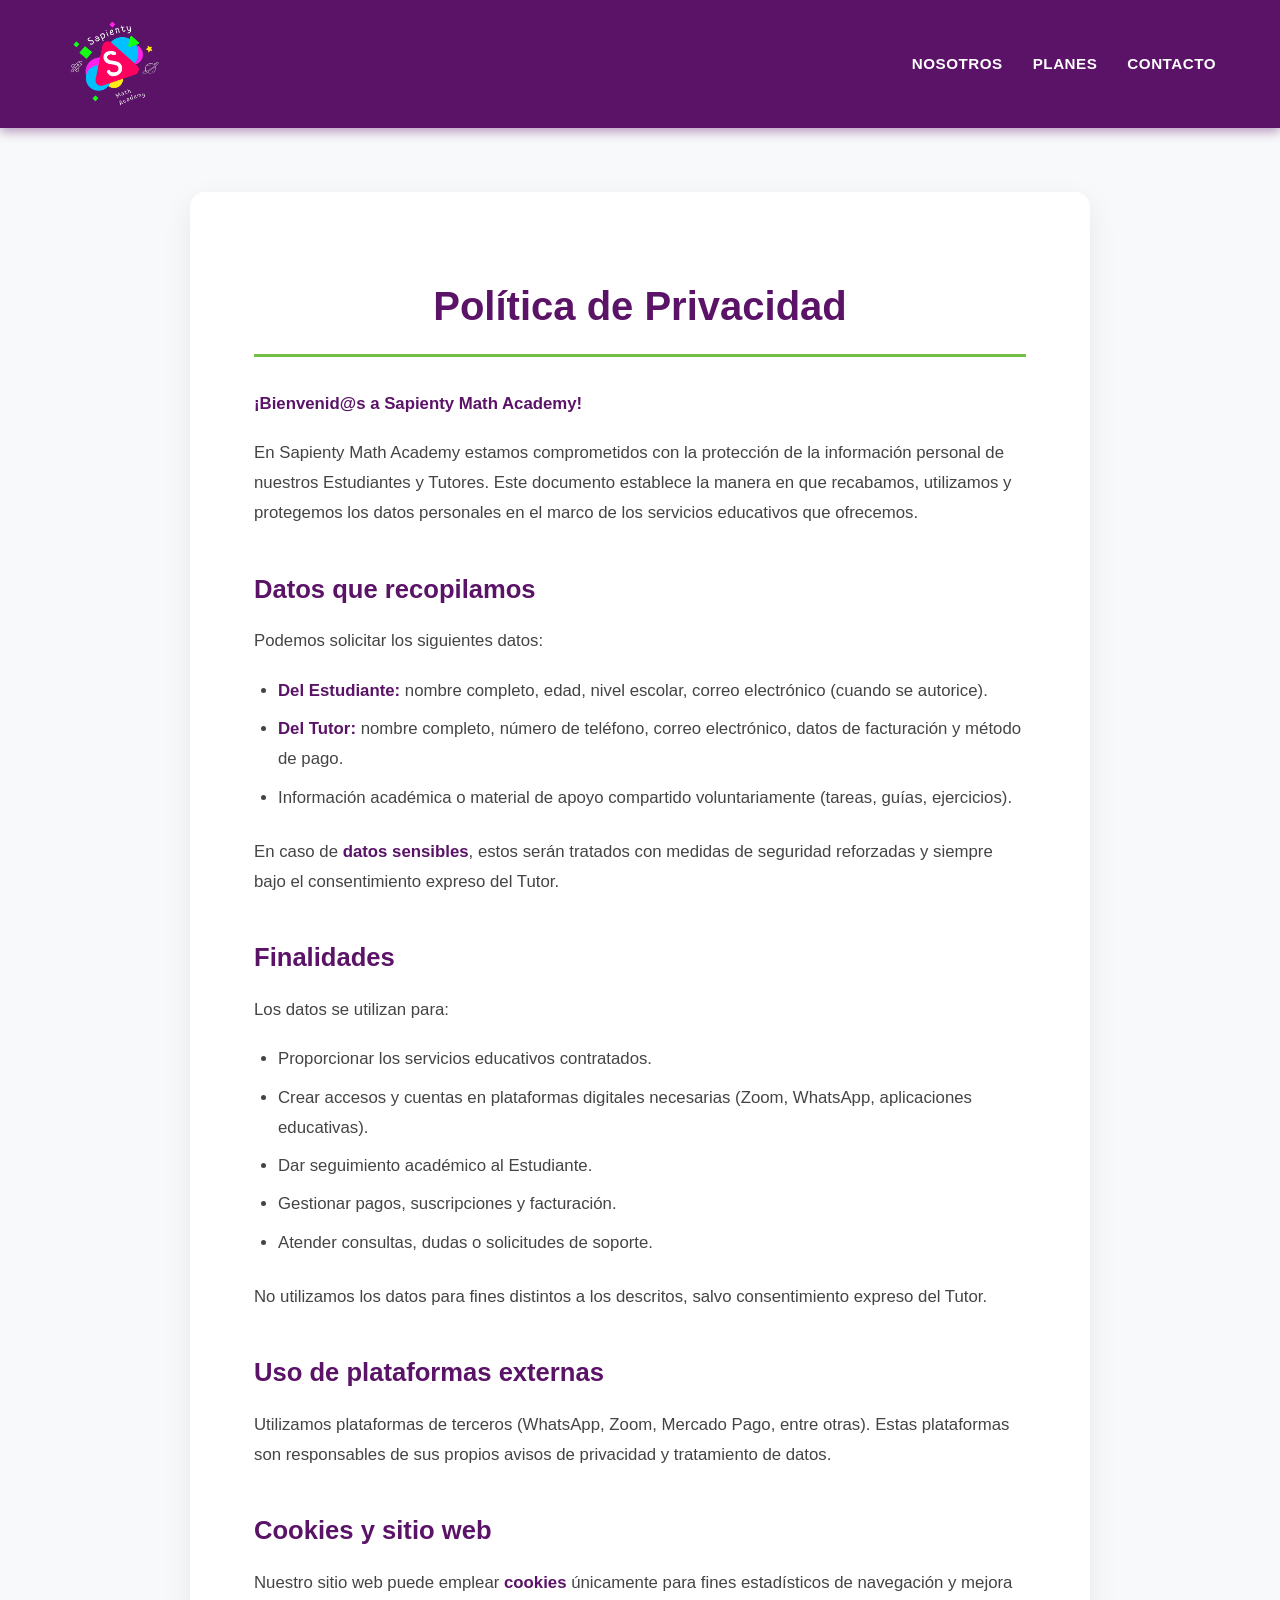
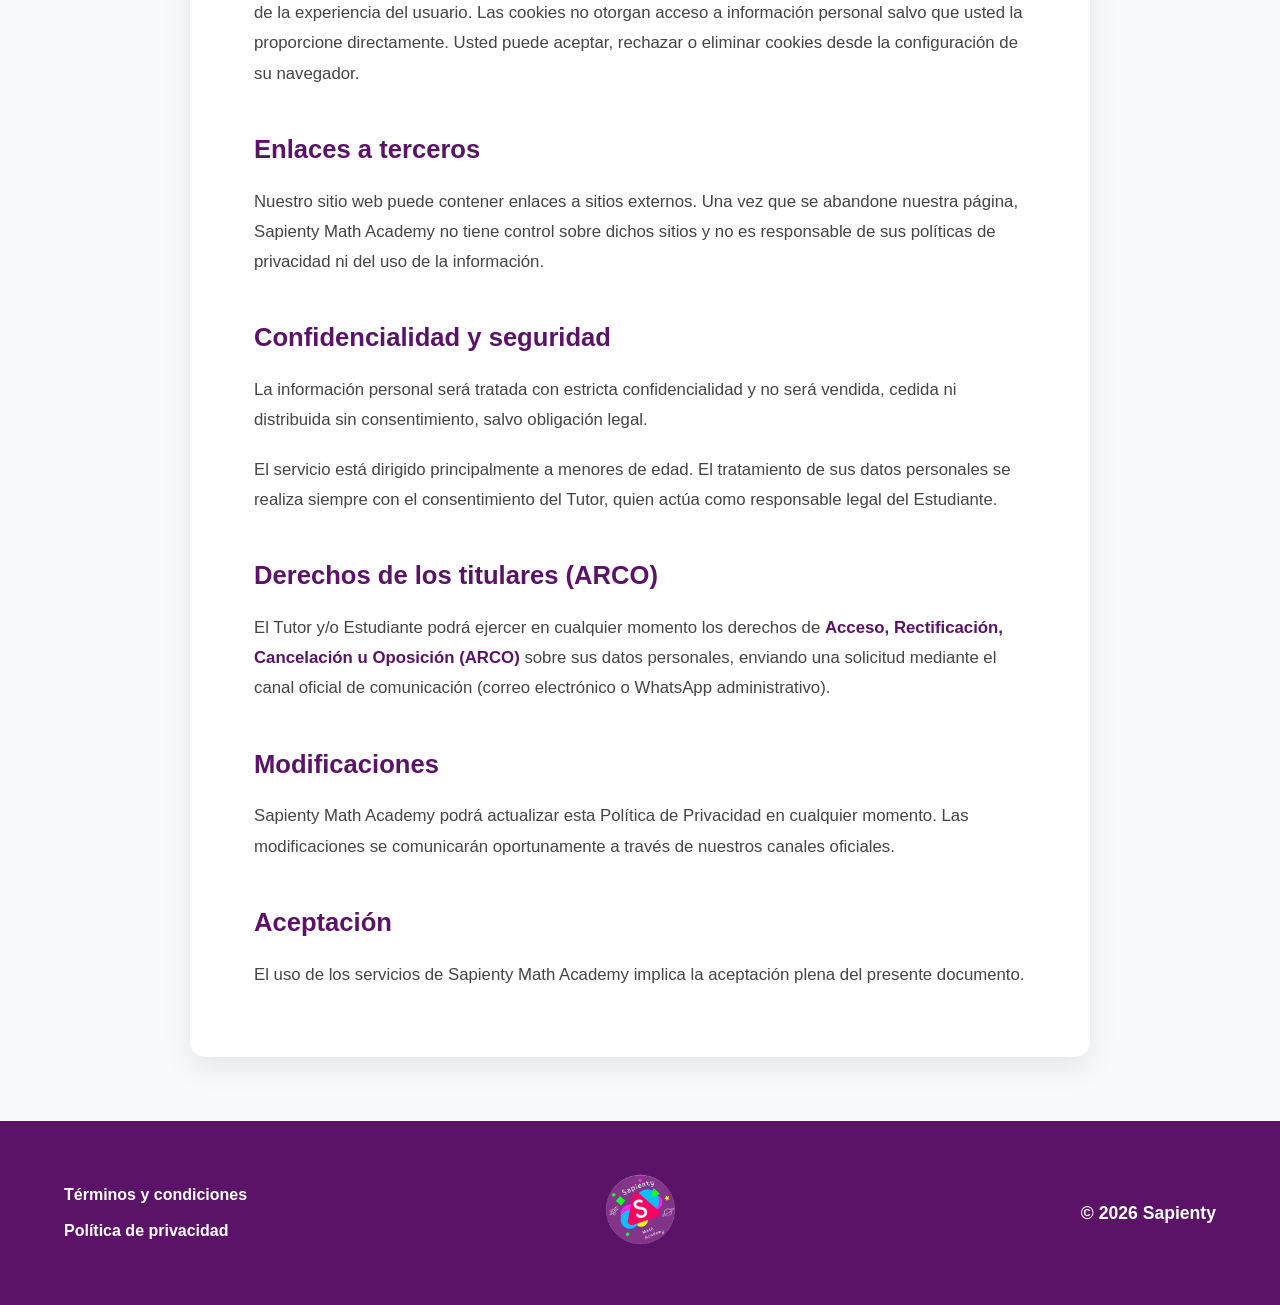
<file: privacidad.html>
<!DOCTYPE html>
<html lang="es">
<head>
    <meta charset="UTF-8">
    <meta name="viewport" content="width=device-width, initial-scale=1.0">
    <title>Política de Privacidad | Sapienty</title>
    <link rel="icon" type="image/webp" href="Logo1.webp">
    <link rel="stylesheet" href="https://cdnjs.cloudflare.com/ajax/libs/font-awesome/6.4.0/css/all.min.css">
    <link rel="stylesheet" href="style.css">
</head>
<body>
    <header class="header-dark">
        <a href="index.html" class="logo">
            <img src="cropped-Logo.webp" alt="Logo Sapienty">
        </a>
        <nav class="nav-links">
            <a href="nosotros.html">NOSOTROS</a>
            <a href="planes.html">PLANES</a>
            <a href="contacto.html">CONTACTO</a>
        </nav>
        <button type="button" class="menu-icon" aria-label="Abrir menú" aria-expanded="false">
            <i class="fas fa-bars"></i>
        </button>
    </header>

    <main>
        <section class="legal-section">
            <div class="legal-container">
                <h1>Política de Privacidad</h1>
                
                <p><strong>¡Bienvenid@s a Sapienty Math Academy!</strong></p>
                <p>En Sapienty Math Academy estamos comprometidos con la protección de la información personal de nuestros Estudiantes y Tutores. Este documento establece la manera en que recabamos, utilizamos y protegemos los datos personales en el marco de los servicios educativos que ofrecemos.</p>
                
                <h2>Datos que recopilamos</h2>
                <p>Podemos solicitar los siguientes datos:</p>
                <ul>
                    <li><strong>Del Estudiante:</strong> nombre completo, edad, nivel escolar, correo electrónico (cuando se autorice).</li>
                    <li><strong>Del Tutor:</strong> nombre completo, número de teléfono, correo electrónico, datos de facturación y método de pago.</li>
                    <li>Información académica o material de apoyo compartido voluntariamente (tareas, guías, ejercicios).</li>
                </ul>
                <p>En caso de <strong>datos sensibles</strong>, estos serán tratados con medidas de seguridad reforzadas y siempre bajo el consentimiento expreso del Tutor.</p>

                <h2>Finalidades</h2>
                <p>Los datos se utilizan para:</p>
                <ul>
                    <li>Proporcionar los servicios educativos contratados.</li>
                    <li>Crear accesos y cuentas en plataformas digitales necesarias (Zoom, WhatsApp, aplicaciones educativas).</li>
                    <li>Dar seguimiento académico al Estudiante.</li>
                    <li>Gestionar pagos, suscripciones y facturación.</li>
                    <li>Atender consultas, dudas o solicitudes de soporte.</li>
                </ul>
                <p>No utilizamos los datos para fines distintos a los descritos, salvo consentimiento expreso del Tutor.</p>

                <h2>Uso de plataformas externas</h2>
                <p>Utilizamos plataformas de terceros (WhatsApp, Zoom, Mercado Pago, entre otras). Estas plataformas son responsables de sus propios avisos de privacidad y tratamiento de datos.</p>

                <h2>Cookies y sitio web</h2>
                <p>Nuestro sitio web puede emplear <strong>cookies</strong> únicamente para fines estadísticos de navegación y mejora de la experiencia del usuario. Las cookies no otorgan acceso a información personal salvo que usted la proporcione directamente. Usted puede aceptar, rechazar o eliminar cookies desde la configuración de su navegador.</p>

                <h2>Enlaces a terceros</h2>
                <p>Nuestro sitio web puede contener enlaces a sitios externos. Una vez que se abandone nuestra página, Sapienty Math Academy no tiene control sobre dichos sitios y no es responsable de sus políticas de privacidad ni del uso de la información.</p>

                <h2>Confidencialidad y seguridad</h2>
                <p>La información personal será tratada con estricta confidencialidad y no será vendida, cedida ni distribuida sin consentimiento, salvo obligación legal.</p>
                <p>El servicio está dirigido principalmente a menores de edad. El tratamiento de sus datos personales se realiza siempre con el consentimiento del Tutor, quien actúa como responsable legal del Estudiante.</p>

                <h2>Derechos de los titulares (ARCO)</h2>
                <p>El Tutor y/o Estudiante podrá ejercer en cualquier momento los derechos de <strong>Acceso, Rectificación, Cancelación u Oposición (ARCO)</strong> sobre sus datos personales, enviando una solicitud mediante el canal oficial de comunicación (correo electrónico o WhatsApp administrativo).</p>

                <h2>Modificaciones</h2>
                <p>Sapienty Math Academy podrá actualizar esta Política de Privacidad en cualquier momento. Las modificaciones se comunicarán oportunamente a través de nuestros canales oficiales.</p>

                <h2>Aceptación</h2>
                <p>El uso de los servicios de Sapienty Math Academy implica la aceptación plena del presente documento.</p>
            </div>
        </section>
    </main>

    <footer class="footer-moderno">
        <div class="footer-links">
            <a href="terminos.html">Términos y condiciones</a>
            <a href="privacidad.html">Política de privacidad</a>
        </div>
        <div class="footer-logo">
            <a href="index.html" title="Regresar al inicio">
                <img src="Logo1.webp" alt="Logo Sapienty">
            </a>
        </div>
        <div class="footer-copyright">
            <p>&copy; 2026 Sapienty</p>
        </div>
    </footer>
    <script src="main.js" defer></script>
</body>
</html>
</file>
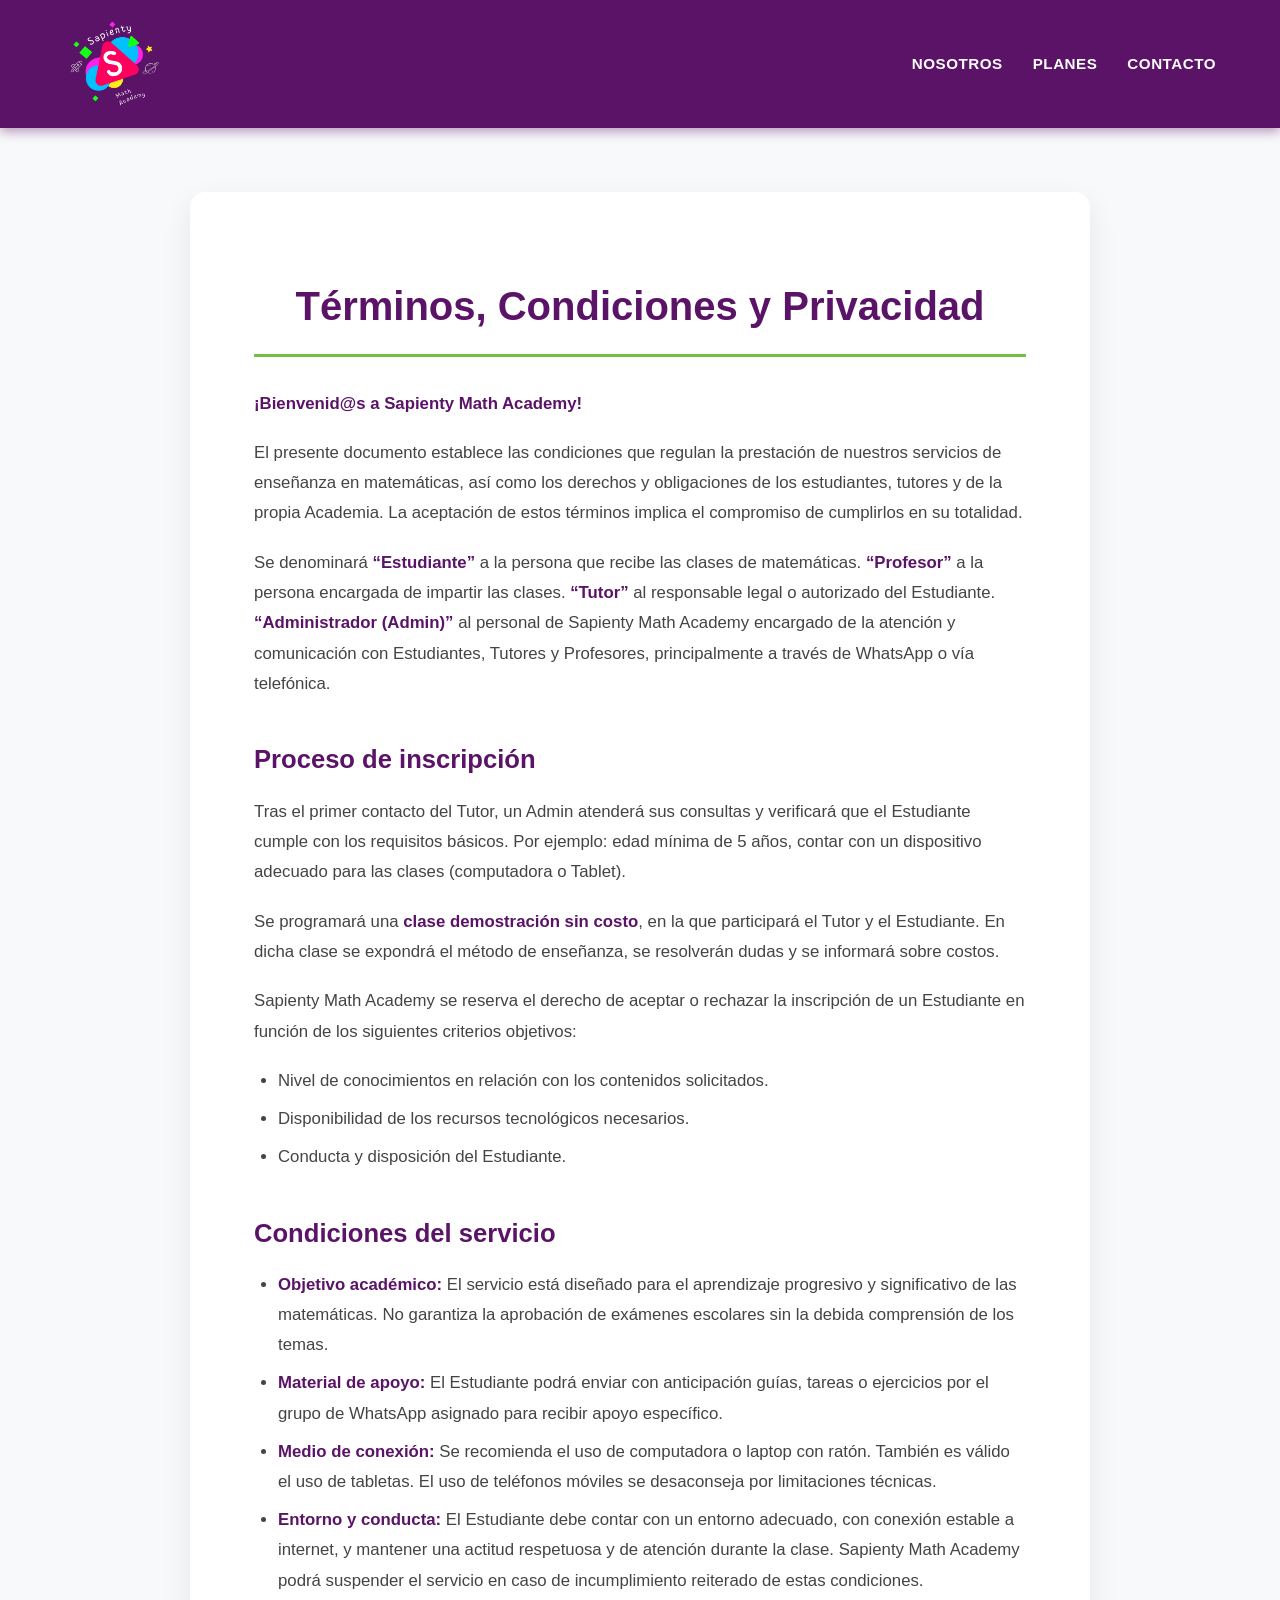
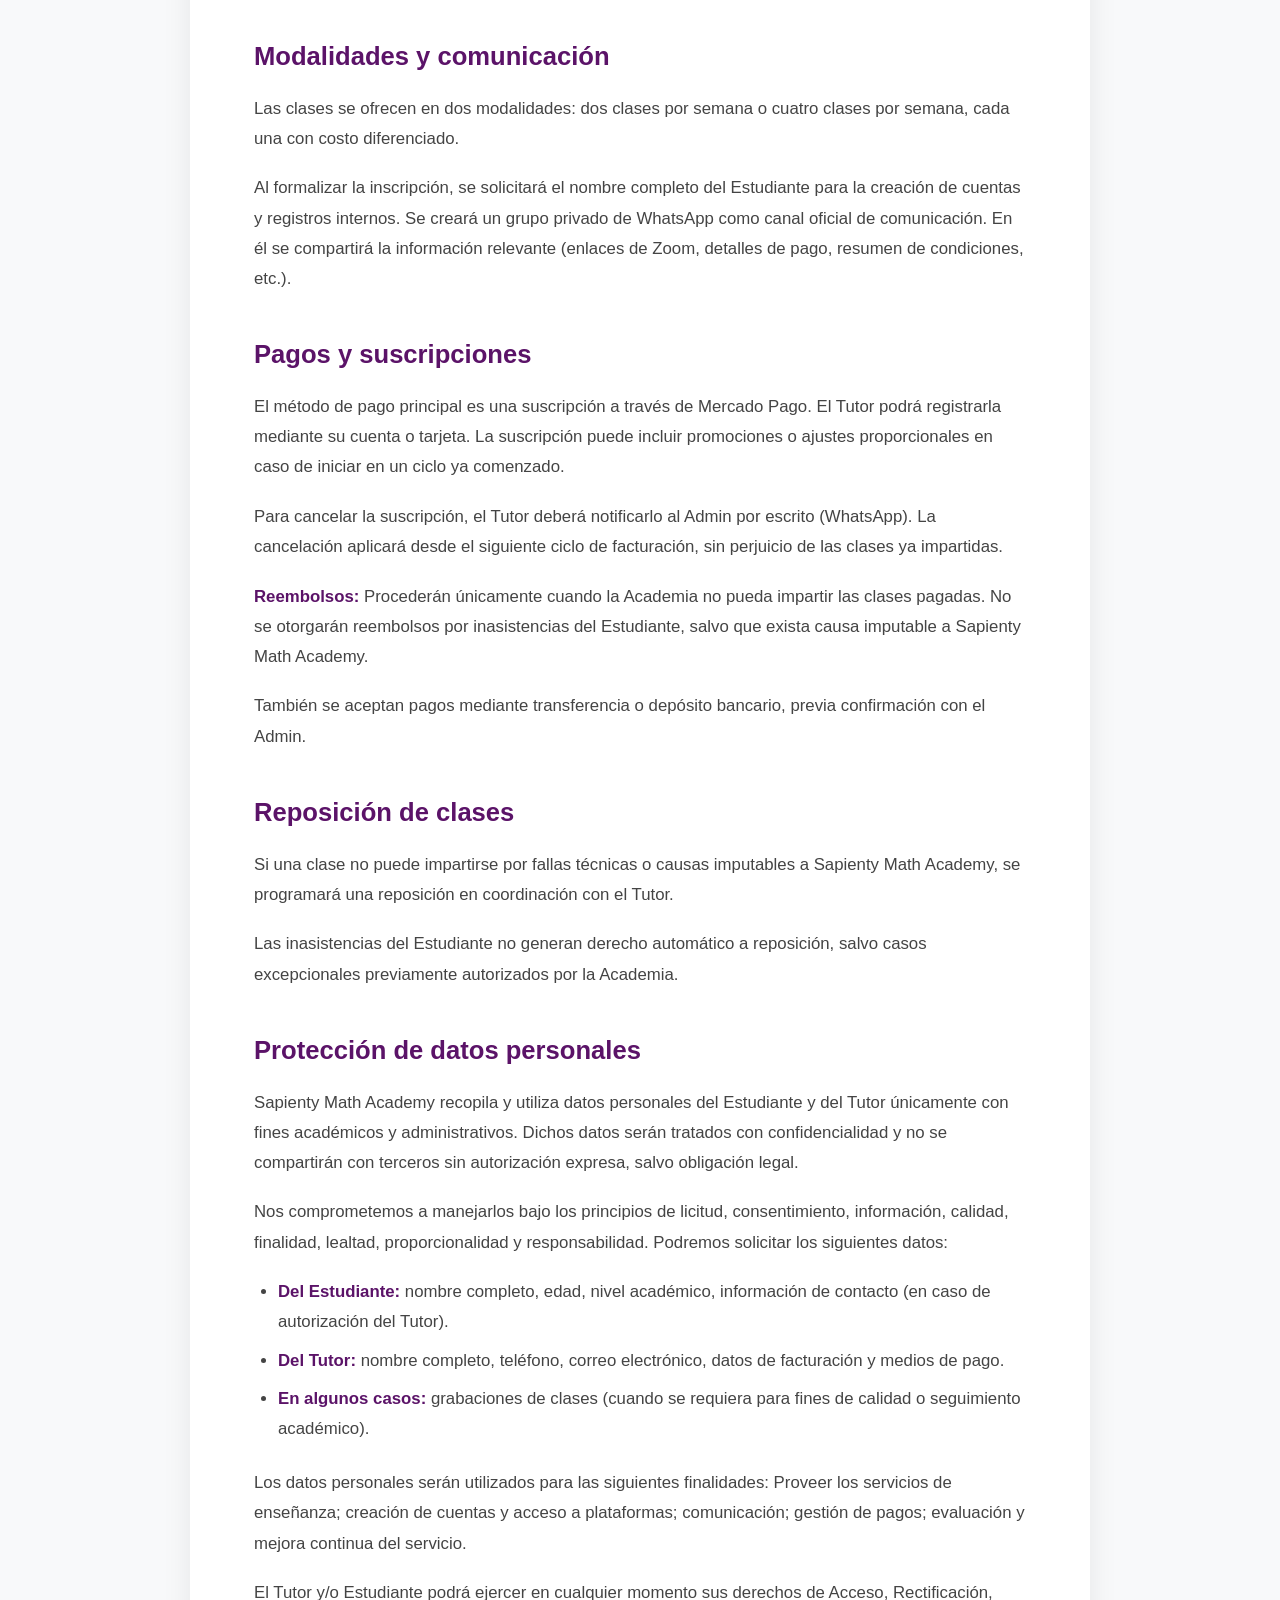
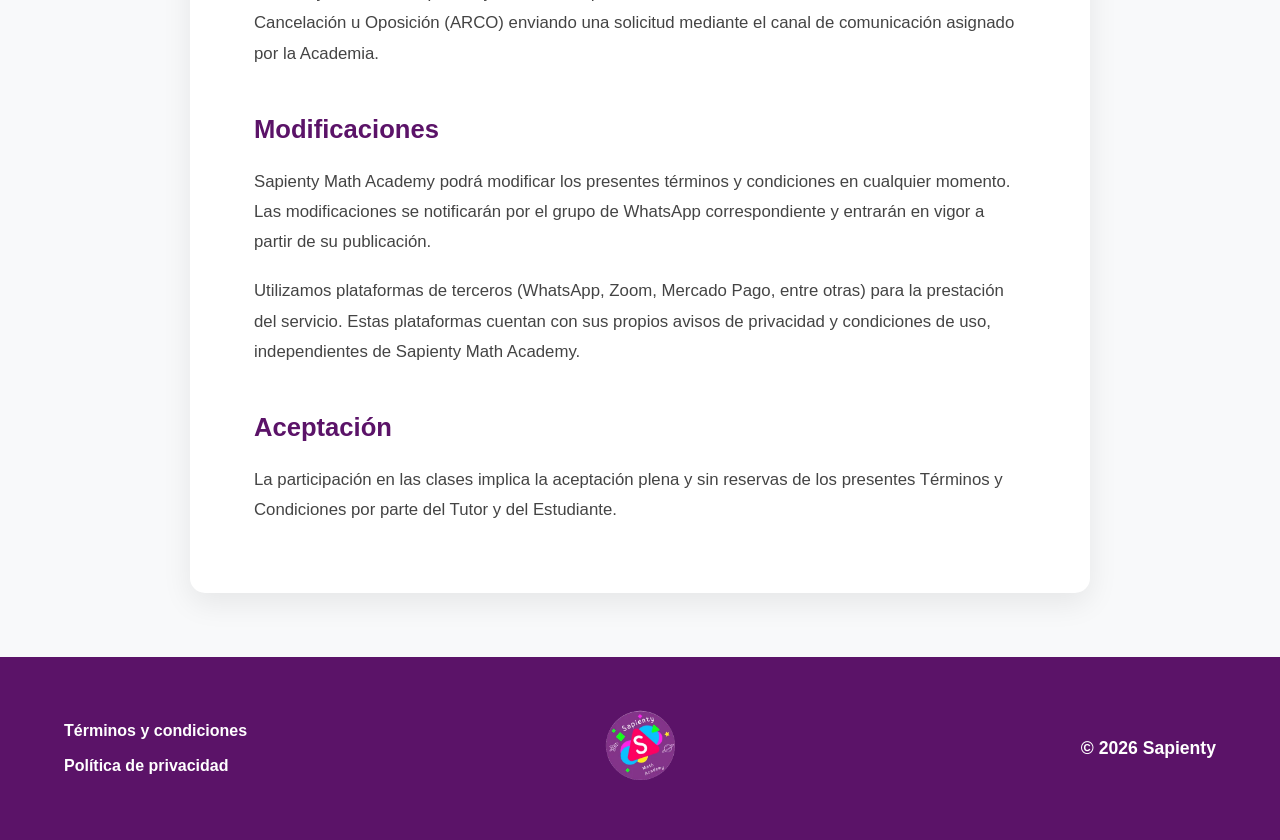
<file: terminos.html>
<!DOCTYPE html>
<html lang="es">
<head>
    <meta charset="UTF-8">
    <meta name="viewport" content="width=device-width, initial-scale=1.0">
    <title>Términos y Condiciones | Sapienty</title>
    <link rel="icon" type="image/webp" href="Logo1.webp">
    <link rel="stylesheet" href="https://cdnjs.cloudflare.com/ajax/libs/font-awesome/6.4.0/css/all.min.css">
    <link rel="stylesheet" href="style.css">
</head>
<body>
    <header class="header-dark">
        <a href="index.html" class="logo">
            <img src="cropped-Logo.webp" alt="Logo Sapienty">
        </a>
        <nav class="nav-links">
            <a href="nosotros.html">NOSOTROS</a>
            <a href="planes.html">PLANES</a>
            <a href="contacto.html">CONTACTO</a>
        </nav>
        <button type="button" class="menu-icon" aria-label="Abrir menú" aria-expanded="false">
            <i class="fas fa-bars"></i>
        </button>
    </header>

    <main>
        <section class="legal-section">
            <div class="legal-container">
                <h1>Términos, Condiciones y Privacidad</h1>
                
                <p><strong>¡Bienvenid@s a Sapienty Math Academy!</strong></p>
                <p>El presente documento establece las condiciones que regulan la prestación de nuestros servicios de enseñanza en matemáticas, así como los derechos y obligaciones de los estudiantes, tutores y de la propia Academia. La aceptación de estos términos implica el compromiso de cumplirlos en su totalidad.</p>
                
                <p>Se denominará <strong>“Estudiante”</strong> a la persona que recibe las clases de matemáticas. <strong>“Profesor”</strong> a la persona encargada de impartir las clases. <strong>“Tutor”</strong> al responsable legal o autorizado del Estudiante. <strong>“Administrador (Admin)”</strong> al personal de Sapienty Math Academy encargado de la atención y comunicación con Estudiantes, Tutores y Profesores, principalmente a través de WhatsApp o vía telefónica.</p>

                <h2>Proceso de inscripción</h2>
                <p>Tras el primer contacto del Tutor, un Admin atenderá sus consultas y verificará que el Estudiante cumple con los requisitos básicos. Por ejemplo: edad mínima de 5 años, contar con un dispositivo adecuado para las clases (computadora o Tablet).</p>
                <p>Se programará una <strong>clase demostración sin costo</strong>, en la que participará el Tutor y el Estudiante. En dicha clase se expondrá el método de enseñanza, se resolverán dudas y se informará sobre costos.</p>
                <p>Sapienty Math Academy se reserva el derecho de aceptar o rechazar la inscripción de un Estudiante en función de los siguientes criterios objetivos:</p>
                <ul>
                    <li>Nivel de conocimientos en relación con los contenidos solicitados.</li>
                    <li>Disponibilidad de los recursos tecnológicos necesarios.</li>
                    <li>Conducta y disposición del Estudiante.</li>
                </ul>

                <h2>Condiciones del servicio</h2>
                <ul>
                    <li><strong>Objetivo académico:</strong> El servicio está diseñado para el aprendizaje progresivo y significativo de las matemáticas. No garantiza la aprobación de exámenes escolares sin la debida comprensión de los temas.</li>
                    <li><strong>Material de apoyo:</strong> El Estudiante podrá enviar con anticipación guías, tareas o ejercicios por el grupo de WhatsApp asignado para recibir apoyo específico.</li>
                    <li><strong>Medio de conexión:</strong> Se recomienda el uso de computadora o laptop con ratón. También es válido el uso de tabletas. El uso de teléfonos móviles se desaconseja por limitaciones técnicas.</li>
                    <li><strong>Entorno y conducta:</strong> El Estudiante debe contar con un entorno adecuado, con conexión estable a internet, y mantener una actitud respetuosa y de atención durante la clase. Sapienty Math Academy podrá suspender el servicio en caso de incumplimiento reiterado de estas condiciones.</li>
                </ul>

                <h2>Modalidades y comunicación</h2>
                <p>Las clases se ofrecen en dos modalidades: dos clases por semana o cuatro clases por semana, cada una con costo diferenciado.</p>
                <p>Al formalizar la inscripción, se solicitará el nombre completo del Estudiante para la creación de cuentas y registros internos. Se creará un grupo privado de WhatsApp como canal oficial de comunicación. En él se compartirá la información relevante (enlaces de Zoom, detalles de pago, resumen de condiciones, etc.).</p>

                <h2>Pagos y suscripciones</h2>
                <p>El método de pago principal es una suscripción a través de Mercado Pago. El Tutor podrá registrarla mediante su cuenta o tarjeta. La suscripción puede incluir promociones o ajustes proporcionales en caso de iniciar en un ciclo ya comenzado.</p>
                <p>Para cancelar la suscripción, el Tutor deberá notificarlo al Admin por escrito (WhatsApp). La cancelación aplicará desde el siguiente ciclo de facturación, sin perjuicio de las clases ya impartidas.</p>
                <p><strong>Reembolsos:</strong> Procederán únicamente cuando la Academia no pueda impartir las clases pagadas. No se otorgarán reembolsos por inasistencias del Estudiante, salvo que exista causa imputable a Sapienty Math Academy.</p>
                <p>También se aceptan pagos mediante transferencia o depósito bancario, previa confirmación con el Admin.</p>

                <h2>Reposición de clases</h2>
                <p>Si una clase no puede impartirse por fallas técnicas o causas imputables a Sapienty Math Academy, se programará una reposición en coordinación con el Tutor.</p>
                <p>Las inasistencias del Estudiante no generan derecho automático a reposición, salvo casos excepcionales previamente autorizados por la Academia.</p>

                <h2>Protección de datos personales</h2>
                <p>Sapienty Math Academy recopila y utiliza datos personales del Estudiante y del Tutor únicamente con fines académicos y administrativos. Dichos datos serán tratados con confidencialidad y no se compartirán con terceros sin autorización expresa, salvo obligación legal.</p>
                <p>Nos comprometemos a manejarlos bajo los principios de licitud, consentimiento, información, calidad, finalidad, lealtad, proporcionalidad y responsabilidad. Podremos solicitar los siguientes datos:</p>
                <ul>
                    <li><strong>Del Estudiante:</strong> nombre completo, edad, nivel académico, información de contacto (en caso de autorización del Tutor).</li>
                    <li><strong>Del Tutor:</strong> nombre completo, teléfono, correo electrónico, datos de facturación y medios de pago.</li>
                    <li><strong>En algunos casos:</strong> grabaciones de clases (cuando se requiera para fines de calidad o seguimiento académico).</li>
                </ul>
                <p>Los datos personales serán utilizados para las siguientes finalidades: Proveer los servicios de enseñanza; creación de cuentas y acceso a plataformas; comunicación; gestión de pagos; evaluación y mejora continua del servicio.</p>
                <p>El Tutor y/o Estudiante podrá ejercer en cualquier momento sus derechos de Acceso, Rectificación, Cancelación u Oposición (ARCO) enviando una solicitud mediante el canal de comunicación asignado por la Academia.</p>

                <h2>Modificaciones</h2>
                <p>Sapienty Math Academy podrá modificar los presentes términos y condiciones en cualquier momento. Las modificaciones se notificarán por el grupo de WhatsApp correspondiente y entrarán en vigor a partir de su publicación.</p>
                <p>Utilizamos plataformas de terceros (WhatsApp, Zoom, Mercado Pago, entre otras) para la prestación del servicio. Estas plataformas cuentan con sus propios avisos de privacidad y condiciones de uso, independientes de Sapienty Math Academy.</p>

                <h2>Aceptación</h2>
                <p>La participación en las clases implica la aceptación plena y sin reservas de los presentes Términos y Condiciones por parte del Tutor y del Estudiante.</p>
            </div>
        </section>
    </main>

    <footer class="footer-moderno">
        <div class="footer-links">
            <a href="terminos.html">Términos y condiciones</a>
            <a href="terminos.html">Política de privacidad</a>
        </div>
        <div class="footer-logo">
            <a href="index.html" title="Regresar al inicio">
                <img src="Logo1.webp" alt="Logo Sapienty">
            </a>
        </div>
        <div class="footer-copyright">
            <p>&copy; 2026 Sapienty</p>
        </div>
    </footer>
    <script src="main.js" defer></script>
</body>
</html>
</file>
<file: style.css>
/* =========================================
   1. VARIABLES Y REGLAS GENERALES
   ========================================= */
:root {
    --bg-header: #5b1368;
    --color-btn: #72BF44;
    --color-btn-hover: #63a838;
    --accent-yellow: #FFC107;
    --text-hero: #FFFFFF;
    --bg-body: #F8F9FA;
    --bg-white: #FFFFFF;
    --text-main: #333333;
    --text-dark: #5b1368;
}

*, *::before, *::after {
    box-sizing: border-box;
}

html, body {
    overflow-x: hidden; /* respaldo para navegadores antiguos */
    overflow-x: clip;   /* evita scroll horizontal sin romper el header "sticky" */
    width: 100%;
    margin: 0;
    padding: 0;
    font-family: 'Segoe UI', Tahoma, Geneva, Verdana, sans-serif;
    color: var(--text-main);
    background-color: var(--bg-body);
    line-height: 1.6;
    -webkit-text-size-adjust: 100%;
}

/* Respuesta táctil inmediata y sin el destello azul/gris al tocar */
a, button, [role="button"] {
    touch-action: manipulation;
    -webkit-tap-highlight-color: transparent;
}

/* Botón Verde General */
.btn-primario {
    background-color: var(--color-btn);
    color: white;
    text-decoration: none;
    padding: 15px 35px;
    font-size: 1.1rem;
    font-weight: bold;
    display: inline-block;
    border-radius: 4px;
    box-shadow: 0 4px 6px rgba(0,0,0,0.3);
    transition: background-color 0.3s, transform 0.2s;
}


/* =========================================
   2. PANTALLA DE INTRODUCCIÓN (SPLASH)
   ========================================= */
#pantalla-intro {
    position: fixed;
    top: 0; left: 0; width: 100vw; height: 100vh;
    background-color: var(--bg-header);
    z-index: 99999;
    display: flex;
    justify-content: center;
    align-items: center;
    transition: opacity 0.8s ease-out, visibility 0.8s ease-out; 
}

#pantalla-intro video {
    max-width: 90%;
    max-height: 90vh;
    border-radius: 15px;
    box-shadow: 0 10px 30px rgba(0,0,0,0.5);
}

.ocultar-intro { opacity: 0; visibility: hidden; }
body.bloquear-scroll { overflow: hidden; }

/* =========================================
   3. BARRA DE NAVEGACIÓN (HEADER)
   ========================================= */
.header-dark {
    background-color: var(--bg-header);
    padding: 1.2rem 5%;
    display: flex;
    justify-content: space-between;
    align-items: center;
    position: sticky;
    top: 0;
    z-index: 1000;
    box-shadow: 0 4px 10px rgba(91, 19, 104, 0.4);
}

.header-dark .logo { text-decoration: none; display: flex; align-items: center; }
.header-dark .logo img {
    max-height: 90px;
    width: auto;      
    transition: transform 0.3s ease;
}

.header-dark .nav-links { display: flex; gap: 30px; }
.header-dark .nav-links a {
    color: white;
    text-decoration: none;
    font-weight: 600;
    font-size: 0.95rem;
    text-transform: uppercase;
    letter-spacing: 0.5px;
    transition: color 0.3s;
}

.menu-icon {
    color: white; font-size: 1.8rem; cursor: pointer; display: none;
    background: none; border: none; padding: 0;
    width: 48px; height: 48px; line-height: 48px; text-align: center;
}

/* =========================================
   4. SECCIÓN HERO (INICIO)
   ========================================= */
.hero-fotografico {
    background-color: #782380;
    min-height: 85vh;
    display: flex;
    align-items: center; 
    justify-content: flex-start;
    gap: 50px; 
    padding: 0 5%;
    position: relative; 
}

.hero-contenido {
    max-width: 600px;
    text-align: left; 
    color: white;
    padding-bottom: 4rem; 
    margin-left: 8%; 
    position: relative;
    z-index: 2; 
}

.hero-contenido h1 {
    font-size: 3.5rem;
    font-weight: 900;
    line-height: 1.1;
    margin-bottom: 1.5rem;
    text-transform: uppercase;
    text-shadow: 2px 2px 4px rgba(0,0,0,0.3);
}

.video-lateral {
    position: absolute; 
    right: 0; bottom: 0; 
    width: 1500px; 
    max-width: 100%;
    z-index: 0; 
    opacity: 0.85; 
    -webkit-mask-image: linear-gradient(to right, transparent 0%, black 25%);
    mask-image: linear-gradient(to right, transparent 0%, black 25%);
}

/* Trust Badge */
.trust-badge-container {
    position: absolute;
    bottom: 2rem; left: 5%;
    display: flex;
    align-items: center;
    gap: 20px;
    width: 90%; 
    max-width: 800px;
    z-index: 2;
}

.trust-badge-container hr {
    flex-grow: 1; 
    border: none;
    border-top: 2px solid rgba(255, 255, 255, 0.4); 
}

.trust-content {
    display: flex; align-items: center; gap: 10px;
    font-size: 1rem; font-weight: 600; letter-spacing: 1px;
    color: white; white-space: nowrap;
}
.trust-content .stars { color: var(--accent-yellow); font-size: 1.1rem; }
.trust-content strong { font-size: 1.3rem; color: #4285F4; }

/* =========================================
   5. METODOLOGÍA S.A.P.I (ACORDEÓN)
   ========================================= */
#metodologia {
    overflow: hidden;
    background-color: #804d85; 
    background-image: radial-gradient(rgba(255, 255, 255, 0.15) 1.5px, transparent 1.5px);
    background-size: 30px 30px; 
    padding: 5rem 5%;
    position: relative;
    max-width: 100%;
    margin: 0;
    text-align: center;
}

#metodologia h2 {
    font-size: 2.5rem;
    color: white;
    margin-bottom: 3rem;
    text-transform: uppercase;
    font-weight: 800;
    letter-spacing: 1px;
    position: relative;
    z-index: 2;
}

#metodologia::before {
    content: ''; position: absolute;
    top: -200px; right: -150px;
    width: 600px; height: 600px;
    background-color: var(--accent-yellow);
    border-radius: 50%; z-index: 0;
}

#metodologia::after {
    content: ''; position: absolute;
    bottom: -300px; left: -150px;
    width: 700px; height: 700px;
    background-color: #00B4D8;
    border-radius: 50%; z-index: 0;
}

.acordeon-container {
    max-width: 1000px; margin: 0 auto;
    display: flex; flex-direction: column; gap: 10px;
    position: relative; z-index: 2;
}

.acordeon-item {
    background-color: white;
    border-radius: 8px;
    overflow: hidden;
    border-left: 6px solid var(--accent-yellow); 
    box-shadow: 0 4px 15px rgba(0,0,0,0.2);
    transition: all 0.3s ease;
}

.acordeon-header {
    display: flex; justify-content: space-between; align-items: center;
    padding: 20px 30px; cursor: pointer;
    background-color: white; transition: background-color 0.3s ease;
}
.acordeon-header:focus-visible { outline: 3px solid var(--accent-yellow); outline-offset: -3px; }

.header-izq { display: flex; align-items: center; gap: 20px; }
.header-izq i { font-size: 1.5rem; color: var(--text-dark); }
.header-izq h3 {
    margin: 0; color: var(--text-dark);
    font-size: 1.3rem; font-weight: 800; display: flex; align-items: center;
}
.header-izq h3 span {
    background-color: var(--accent-yellow);
    padding: 4px 18px; border-radius: 30px;
    margin-left: 8px; color: var(--text-dark);
}

.icono-flecha { color: #888; transition: transform 0.3s ease; }

.acordeon-content {
    max-height: 0; overflow: hidden;
    transition: max-height 0.4s ease-in-out; background-color: #FAFAFA;
}
.content-interno {
    padding: 30px; display: flex; gap: 40px; align-items: flex-start;
    border-top: 1px solid #eee;
}
.texto-contenido { flex: 1; text-align: left; }
.texto-contenido h4 { color: var(--text-dark); font-size: 1.5rem; margin-top: 0; margin-bottom: 15px; }
.texto-contenido p { color: #555; line-height: 1.6; margin: 0; }

.imagen-ejemplo { flex: 1; display: flex; justify-content: center; align-items: center; }
.img-acordeon {
    width: 100%; max-width: 450px; height: auto;
    border-radius: 8px; box-shadow: 0 4px 12px rgba(0,0,0,0.1);
}

.acordeon-item.activo { border-left: 12px solid var(--accent-yellow); }
.acordeon-item.activo .icono-flecha { transform: rotate(180deg); }

/* =========================================
   6. PLANES Y PRECIOS
   ========================================= */
#planes {
    background-color: #804d85; 
    background-image: radial-gradient(rgba(255, 255, 255, 0.15) 1.5px, transparent 1.5px);
    background-size: 30px 30px; 
    padding: 5rem 5%;
    max-width: 100%; 
    margin: 0;
    text-align: center;
}

#planes h2 {
    font-size: 2.5rem; color: white;
    margin-bottom: 3rem; text-transform: uppercase; font-weight: 800;
    text-shadow: 2px 2px 5px rgba(0,0,0,0.3);
}

.pricing-grid {
    display: grid; grid-template-columns: repeat(auto-fit, minmax(min(300px, 100%), 1fr));
    gap: 2.5rem; max-width: 1200px; margin: 0 auto;
}

.price-card {
    background: var(--bg-white); border-radius: 15px;
    padding: 3rem 2rem; text-align: center;
    box-shadow: 0 10px 25px rgba(0,0,0,0.25);
    transition: transform 0.3s ease, box-shadow 0.3s ease;
    position: relative; display: flex; flex-direction: column; align-items: center;
}

.price-card h3 { color: var(--text-dark); font-size: 1.8rem; text-transform: uppercase; margin-bottom: 0.5rem; font-weight: 800; }
.price { font-size: 3rem; font-weight: 900; color: var(--text-dark); margin: 1rem 0 1.5rem 0; }
.price span { font-size: 1.1rem; color: #777; font-weight: 400; }
.price .precio-valor { font-size: 3rem; font-weight: 900; color: var(--text-dark); }
.price-card p { color: #555; margin-bottom: 1rem; }

.msi-badge {
    background-color: rgba(0, 158, 227, 0.1); color: #009ee3;
    padding: 8px 16px; border-radius: 20px; font-size: 0.95rem; font-weight: 700;
    display: inline-flex; align-items: center; justify-content: center; gap: 8px;
    margin-bottom: 1.5rem; border: 1px solid rgba(0, 158, 227, 0.3); transition: transform 0.2s ease;
}

.price-card.featured { border: 4px solid var(--accent-yellow); transform: scale(1.05); }

.featured-label {
    background: var(--accent-yellow); color: var(--text-dark);
    position: absolute; top: 0; left: 0; right: 0; padding: 8px;
    font-weight: 800; font-size: 0.9rem; text-transform: uppercase;
    letter-spacing: 1px; border-radius: 10px 10px 0 0;
}

.icono-plan {
    width: 140px; height: 140px; object-fit: contain; 
    margin-bottom: 1.5rem; filter: drop-shadow(0 15px 15px rgba(0,0,0,0.15)); 
    transition: transform 0.4s ease; 
}
.price-card.featured .icono-plan { margin-top: 1rem; }
.price-card .btn-primario { margin-top: auto; width: 80%; }

.beneficio-destacado {
    font-size: 1.05rem; font-weight: 600; color: var(--text-dark);
    background-color: rgba(114, 191, 68, 0.1); padding: 12px 15px; border-radius: 8px;
    margin: 15px auto; display: flex; align-items: flex-start; justify-content: center; gap: 10px;
    text-align: left; border: 1px solid rgba(114, 191, 68, 0.3); max-width: 90%;
}
.beneficio-destacado i { color: var(--color-btn); font-size: 1.2rem; margin-top: 3px; }
.beneficio-destacado.regalo { background-color: rgba(255, 193, 7, 0.15); border: 1px solid rgba(255, 193, 7, 0.5); }
.beneficio-destacado.regalo i { color: #d9a400; }

.currency-toggle-container { display: flex; justify-content: center; margin-bottom: 3rem; }
.currency-toggle {
    display: flex; background-color: rgba(255, 255, 255, 0.1); 
    border-radius: 30px; padding: 5px; border: 1px solid rgba(255, 255, 255, 0.3);
}
.toggle-btn {
    background: transparent; border: none; color: white; padding: 10px 30px;
    border-radius: 25px; font-size: 1rem; font-weight: bold; cursor: pointer; transition: all 0.3s ease;
}
.toggle-btn.active { background-color: var(--accent-yellow); color: var(--text-dark); box-shadow: 0 4px 10px rgba(0,0,0,0.3); }

/* =========================================
   7. SECCIÓN CONTACTO Y MODAL
   ========================================= */
.contacto-section {
    background-color: var(--bg-header); color: white;
    position: relative; overflow: hidden; 
    padding: 6rem 5%; margin: 0; max-width: 100%; min-height: 80vh; display: flex; align-items: center;
}
.contacto-section::before {
    content: ''; position: absolute; top: -20%; left: -10%;
    width: 600px; height: 600px; background-color: rgba(255, 255, 255, 0.03); border-radius: 50%; z-index: 0;
}
.contacto-section::after {
    content: ''; position: absolute; bottom: -30%; right: -10%;
    width: 800px; height: 800px; background-color: rgba(255, 255, 255, 0.04);
    border-radius: 40% 60% 70% 30% / 40% 50% 60% 50%; z-index: 0;
}

.contacto-container { position: relative; z-index: 2; max-width: 1000px; margin: 0 auto; width: 100%; }
.contacto-header { text-align: center; margin-bottom: 4rem; }
.contacto-header h2 { color: white; font-size: 2.2rem; font-weight: 700; margin: 0; }

.contacto-grid { display: grid; grid-template-columns: 1fr 1fr; gap: 4rem; align-items: start; }
.contacto-form { display: flex; flex-direction: column; gap: 15px; }
.contacto-form input, .contacto-form textarea {
    width: 100%; padding: 15px; border: none; border-radius: 0px; font-size: 1rem;
    font-family: inherit; background-color: white; color: var(--text-main); box-sizing: border-box; 
}
.contacto-form input::placeholder, .contacto-form textarea::placeholder { color: #888; }
.contacto-form textarea { resize: vertical; }
.contacto-form .btn-primario { align-self: flex-start; border: none; cursor: pointer; padding: 12px 30px; border-radius: 8px; }

.contacto-info { display: flex; flex-direction: column; gap: 2.5rem; text-align: center; }
.info-item h4, .social-links-container h4 { color: white; font-size: 1.1rem; margin: 0 0 10px 0; font-weight: 700; }
.info-item a { color: var(--color-btn); font-size: 1.3rem; text-decoration: none; font-weight: 600; transition: color 0.3s; }

.social-icons { display: flex; flex-direction: column; align-items: center; gap: 12px; }
.social-icon {
    display: flex; justify-content: center; align-items: center;
    width: 38px; height: 38px; background-color: white; border-radius: 50%;
    text-decoration: none; color: var(--bg-header); font-size: 1.3rem; transition: transform 0.3s, background-color 0.3s;
}

/* Modal Éxito */
.modal-exito {
    position: fixed; top: 0; left: 0; width: 100%; height: 100%;
    background-color: rgba(91, 19, 104, 0.8); display: flex; justify-content: center; align-items: center;
    z-index: 99999; opacity: 1; transition: opacity 0.4s ease;
}
.modal-exito.oculto { opacity: 0; pointer-events: none; }
.modal-contenido {
    background-color: white; padding: 40px 30px; border-radius: 20px; text-align: center;
    max-width: 400px; width: 90%; box-shadow: 0 15px 40px rgba(0,0,0,0.4);
    transform: translateY(0) scale(1); transition: transform 0.4s ease;
}
.modal-exito.oculto .modal-contenido { transform: translateY(30px) scale(0.95); }
.modal-contenido i { font-size: 4.5rem; color: var(--color-btn); margin-bottom: 20px; }
.modal-contenido h3 { color: var(--text-dark); margin-top: 0; margin-bottom: 10px; font-size: 2rem; font-weight: 800; }
.modal-contenido p { color: #555; font-size: 1.1rem; margin-bottom: 30px; }
.modal-contenido .btn-primario { width: 100%; }

/* =========================================
   8. WIDGET CHAT DE WHATSAPP
   ========================================= */
.wa-widget-container {
    position: fixed; bottom: 25px; right: 25px; z-index: 10000;
    display: flex; flex-direction: column; align-items: flex-end;
    /* El contenedor mide lo mismo que el chat aunque esté oculto: sin esto
       atrapa los toques de todo lo que hay debajo (botones, links, acordeón...) */
    pointer-events: none;
}
.wa-widget-container > * { pointer-events: auto; }
.wa-floating-btn {
    width: 60px; height: 60px; background-color: #25D366; color: white; border-radius: 50%; border: none; padding: 0;
    display: flex; justify-content: center; align-items: center; font-size: 2rem;
    box-shadow: 0 4px 10px rgba(0,0,0,0.3); cursor: pointer; transition: transform 0.3s ease;
}

.wa-chat-box {
    width: 350px; max-width: calc(100vw - 30px); background-color: white; border-radius: 10px; box-shadow: 0 10px 25px rgba(0,0,0,0.2);
    overflow: hidden; margin-bottom: 15px; transform-origin: bottom right; transition: transform 0.3s ease, opacity 0.3s ease;
}
.wa-chat-box.oculto { transform: scale(0); opacity: 0; visibility: hidden; pointer-events: none; transition: transform 0.3s ease, opacity 0.3s ease, visibility 0s linear 0.3s; }

.wa-header { background-color: #075e54; color: white; padding: 15px; display: flex; justify-content: space-between; align-items: center; }
.wa-header-izq { display: flex; align-items: center; gap: 15px; }
.wa-header-izq i { font-size: 1.8rem; }
.wa-header-izq strong { font-size: 1.1rem; display: block; }
.wa-header-izq p { margin: 0; font-size: 0.8rem; opacity: 0.8; }
#wa-close { cursor: pointer; font-size: 1.2rem; background: none; border: none; color: inherit; width: 44px; height: 44px; margin: -10px -10px -10px 0; }

.wa-chat-body { background-color: #ece5dd; padding: 20px; min-height: 250px; }
.wa-message-bubble {
    background-color: white; padding: 12px 15px; border-radius: 0 15px 15px 15px; font-size: 0.95rem;
    color: #333; display: inline-block; max-width: 80%; box-shadow: 0 1px 2px rgba(0,0,0,0.1); position: relative;
}
.wa-time { display: block; font-size: 0.7rem; color: #999; text-align: right; margin-top: 5px; }

.wa-chat-footer { display: flex; padding: 10px; background-color: #f0f0f0; gap: 10px; }
/* font-size de 16px: con menos, el iPhone hace zoom al escribir */
#wa-message-input { flex-grow: 1; min-width: 0; padding: 12px 15px; border: none; border-radius: 25px; outline: none; font-family: inherit; font-size: 16px; }
#wa-send-btn { background-color: transparent; border: none; color: #075e54; font-size: 1.5rem; cursor: pointer; transition: transform 0.2s; min-width: 44px; min-height: 44px; }

/* =========================================
   9. PÁGINA: NOSOTROS (Símbolos Neón y Valores)
   ========================================= */
body.fondo-estrellas {
    background-color: var(--bg-header);
    background-image: radial-gradient(rgba(255, 255, 255, 0.1) 1.5px, transparent 1.5px);
    background-size: 30px 30px;
    color: white;
}

.simbolos-flotantes {
    position: absolute; 
    top: 0; 
    left: 0; 
    width: 100%; 
    height: 100%;
    pointer-events: none; 
    z-index: -1; 
    overflow: hidden;
}
.simbolo { position: absolute; font-family: 'Arial', sans-serif; font-weight: 900; opacity: 0.8; }

.s1 { top: 15%; left: 10%; font-size: 5.5rem; color: #00e5ff; text-shadow: 0 0 20px rgba(0, 229, 255, 0.6); animation: flotar-lento 8s infinite ease-in-out alternate; }
.s2 { top: 30%; right: 12%; font-size: 7rem; color: #ff00ff; text-shadow: 0 0 20px rgba(255, 0, 255, 0.6); animation: flotar-amplio 12s infinite ease-in-out alternate-reverse; }
.s3 { top: 60%; left: 15%; font-size: 4.5rem; color: var(--color-btn); text-shadow: 0 0 15px var(--color-btn); animation: flotar-rapido 5s infinite ease-in-out alternate; }
.s4 { bottom: 20%; right: 20%; font-size: 6rem; color: var(--accent-yellow); text-shadow: 0 0 15px var(--accent-yellow); animation: flotar-lento 9s infinite ease-in-out alternate-reverse; }
.s5 { top: 45%; left: 45%; font-size: 3rem; color: #ff00ff; opacity: 0.3; animation: flotar-rapido 7s infinite linear alternate; }
.s6 { bottom: 10%; left: 30%; font-size: 4rem; color: #00e5ff; opacity: 0.5; animation: flotar-amplio 14s infinite ease-in-out alternate; }
.s7 { top: 75%; right: 8%; font-size: 5rem; color: rgba(255, 255, 255, 0.4); animation: flotar-lento 11s infinite ease-in-out alternate-reverse; }
.s8 { top: 10%; left: 60%; font-size: 3.5rem; color: var(--color-btn); opacity: 0.4; animation: flotar-rapido 6s infinite ease-in-out alternate; }
.s9 { top: 50%; right: 5%; font-size: 6.5rem; color: #00e5ff; text-shadow: 0 0 25px rgba(0, 229, 255, 0.5); animation: flotar-lento 10s infinite ease-in-out alternate; }
.s10 { bottom: 5%; left: 50%; font-size: 4.5rem; color: #ff00ff; opacity: 0.6; animation: flotar-amplio 13s infinite ease-in-out alternate-reverse; }

@keyframes flotar-lento { 0% { transform: translateY(0) rotate(0deg); } 100% { transform: translateY(-50px) rotate(15deg); } }
@keyframes flotar-amplio { 0% { transform: translate(0, 0) rotate(0deg) scale(1); } 100% { transform: translate(-30px, -80px) rotate(-20deg) scale(1.1); } }
@keyframes flotar-rapido { 0% { transform: translateY(0) rotate(0deg); } 100% { transform: translateY(-20px) rotate(10deg); } }

.nosotros-section { max-width: 1100px; margin: 0 auto; padding: 4rem 5%; position: relative; z-index: 2; }
.titulo-estrellas { text-align: center; font-size: 3.5rem; font-weight: 800; margin-bottom: 0.5rem; letter-spacing: 2px; }
.subtitulo-verde { text-align: center; color: var(--color-btn); font-size: 2rem; margin-bottom: 1.5rem; font-weight: 700; }
.verde-brillante { color: var(--color-btn); font-size: 1.8rem; margin-bottom: 15px; }
.intro-texto { text-align: center; max-width: 800px; margin: 0 auto 4rem auto; font-size: 1.1rem; line-height: 1.8; }

.niveles-bloque { display: flex; align-items: center; gap: 40px; margin-bottom: 6rem; text-align: center; flex-direction: column; }
.niveles-bloque p { line-height: 1.8; font-size: 1.05rem; }
.niveles-img { width: 100%; max-width: 800px; border-radius: 20px; box-shadow: 0 10px 30px rgba(0,0,0,0.4); }

.mv-grid { display: flex; flex-direction: column; gap: 5rem; margin-bottom: 6rem; }
.mv-item { display: flex; align-items: center; gap: 40px; }
.mv-item.invertido { flex-direction: row-reverse; }
.mv-img { width: 100%; max-width: 400px; border-radius: 30% 70% 70% 30% / 30% 30% 70% 70%; box-shadow: 0 15px 30px rgba(0,0,0,0.3); }
.mv-texto p { font-size: 1.1rem; line-height: 1.8; }

.valores-header { text-align: center; max-width: 800px; margin: 0 auto 4rem auto; }
.valores-header p { font-size: 1.1rem; line-height: 1.8; }
.valores-lista { display: flex; flex-direction: column; gap: 30px; }
.valor-item {
    display: grid; grid-template-columns: 1fr 2.5fr; gap: 30px; align-items: center;
    background-color: rgba(255, 255, 255, 0.05); padding: 30px; border-radius: 20px; border-left: 5px solid var(--color-btn);
}
.titulo-valor { font-size: 2rem; margin: 0; text-align: right; font-weight: 700; }
.valor-item p { margin: 0; line-height: 1.7; font-size: 1.05rem; }

/* =========================================
   10. FOOTER MODERNO
   ========================================= */
.footer-moderno {
    background-color: var(--bg-header); /* Morado original */
    color: white;
    padding: 3rem 5%;
    display: grid;
    grid-template-columns: 1fr auto 1fr;
    align-items: center;
    position: relative;
    z-index: 10;
}

.footer-links {
    display: flex;
    flex-direction: column;
    gap: 10px;
    text-align: left;
}

.footer-links a {
    color: white;
    text-decoration: none;
    font-size: 1rem;
    font-weight: 600;
    transition: color 0.3s;
}


.footer-logo {
    display: flex;
    justify-content: center;
}

.footer-logo img {
    height: 80px; /* Tamaño del logo en el pie */
    width: auto;
    transition: transform 0.3s ease;
}


.footer-copyright {
    text-align: right;
}

.footer-copyright p {
    margin: 0;
    font-size: 1.1rem;
    font-weight: 600;
}

/* Adaptación para celulares */
@media (max-width: 768px) {
    .footer-moderno {
        grid-template-columns: 1fr;
        gap: 2rem;
        text-align: center;
    }
    
    .footer-links {
        align-items: center;
        text-align: center;
    }

    .footer-copyright {
        text-align: center;
    }
}

/* =========================================
   11. ADAPTACIÓN PARA MÓVILES (MEDIA QUERIES)
   ========================================= */
@media (max-width: 1100px) {
    .hero-fotografico { justify-content: center; text-align: center; }
    .hero-contenido { margin-left: 0; text-align: center; }
    .hero-contenido h1 { font-size: 2.5rem; }
    .video-lateral {
        width: 100%; height: 100%; top: 0; left: 0; bottom: auto; right: auto;
        object-fit: cover; opacity: 0.35; -webkit-mask-image: none; mask-image: none;
    }
}

@media (max-width: 1024px) {
    .contacto-grid { gap: 2rem; }
}

@media (max-width: 768px) {
    /* Menú Hamburguesa */
    .header-dark .nav-links {
        display: none; flex-direction: column; position: absolute; top: 100%; left: 0;
        width: 100%; background-color: var(--bg-header); padding: 20px 0;
        box-shadow: 0 10px 15px rgba(0,0,0,0.3); z-index: 999;
    }
    .header-dark .nav-links.activo { display: flex; }
    .header-dark .nav-links a { padding: 15px; width: 100%; text-align: center; display: block; }
    .menu-icon { display: block; }
    .header-dark { padding: 0.5rem 5%; }
    .header-dark .logo img { max-height: 56px; }

    /* Acordeón: texto arriba, imagen abajo */
    .content-interno { flex-direction: column; gap: 20px; padding: 20px; }
    .acordeon-header { padding: 16px 18px; }
    .header-izq { gap: 12px; }
    .header-izq h3 { font-size: 1.1rem; }
    #metodologia h2, #planes h2, .profesores-section h2 { font-size: 1.8rem; }

    /* WhatsApp más cerca de la esquina */
    .wa-widget-container { bottom: 15px; right: 15px; }

    /* Hero */
    .hero-contenido h1 { font-size: 2.2rem; word-wrap: break-word; }
    .hero-fotografico { padding-top: 2rem; }

    /* Contacto */
    .contacto-grid { grid-template-columns: 1fr; gap: 3rem; }
    .social-icons { flex-direction: row; justify-content: center; flex-wrap: wrap; }
    .contacto-form .btn-primario { align-self: center; width: 100%; }

    /* Nosotros */
    .simbolo { transform: scale(0.5) !important; }
    .titulo-estrellas { font-size: 2.5rem; }
    .subtitulo-verde { font-size: 1.5rem; }
    .mv-item, .mv-item.invertido { flex-direction: column; text-align: center; }
    .valor-item { grid-template-columns: 1fr; text-align: center; border-left: none; border-top: 5px solid var(--color-btn); }
    .titulo-valor { text-align: center; }
}

@media (max-width: 400px) {
    .wa-chat-box { width: 300px; }
    .wa-chat-body { min-height: 160px; }
}
/* =========================================
   12. PÁGINAS LEGALES (Términos y Privacidad)
   ========================================= */
.legal-section {
    background-color: var(--bg-body); /* Fondo gris muy clarito */
    padding: 4rem 5%;
    min-height: 80vh;
}

.legal-container {
    max-width: 900px; /* Ancho cómodo para leer */
    margin: 0 auto;
    background-color: white;
    padding: 3rem 4rem;
    border-radius: 15px;
    box-shadow: 0 10px 30px rgba(0,0,0,0.08); /* Sombrita elegante */
}

.legal-container h1 {
    color: var(--text-dark); /* Morado Sapienty */
    font-size: 2.5rem;
    font-weight: 800;
    margin-bottom: 2rem;
    text-align: center;
    border-bottom: 3px solid var(--color-btn); /* Línea verde debajo del título principal */
    padding-bottom: 1rem;
}

.legal-container h2 {
    color: var(--text-dark);
    font-size: 1.6rem;
    font-weight: 700;
    margin-top: 2.5rem;
    margin-bottom: 1rem;
}

.legal-container p {
    color: #444;
    font-size: 1.05rem;
    line-height: 1.8;
    margin-bottom: 1.2rem;
}

.legal-container ul {
    margin-bottom: 1.5rem;
    padding-left: 1.5rem;
}

.legal-container li {
    color: #444;
    font-size: 1.05rem;
    line-height: 1.8;
    margin-bottom: 0.5rem;
}

.legal-container strong {
    color: var(--text-dark); /* Las palabras clave resaltan sutilmente en morado */
}

/* Adaptación para celulares de los textos legales */
@media (max-width: 768px) {
    .legal-container {
        padding: 2rem;
    }
    
    .legal-container h1 {
        font-size: 2rem;
    }
    
    .legal-container h2 {
        font-size: 1.4rem;
    }
}
/* =========================================
   13. SECCIÓN PROFESORES (CARRUSEL ESPACIAL)
   ========================================= */
.profesores-section {
    /* --- INICIO DEL CAMBIO: FONDO ESPACIAL CON IMAGEN --- */
    background-image: url('Space1_small.webp'); /* Ruta a tu imagen */
    background-size: cover;                       /* Escala la imagen para cubrir toda la sección */
    background-position: center center;            /* Centra la imagen */
    background-repeat: no-repeat;                  /* No repite la imagen */
    background-color: #0B0E14;                     /* Color de respaldo oscuro por si acaso */
    /* --- FIN DEL CAMBIO --- */
    
    padding: 5rem 5%;
    text-align: center;
    overflow: hidden; 
    position: relative; /* Para asegurar que el contenido se superponga correctamente */
}

.profesores-section h2 {
    font-size: 2.5rem;
    color: white; /* Cambiado a blanco para contrastar con la imagen oscura */
    text-transform: uppercase;
    font-weight: 800;
    margin-bottom: 0.5rem;
    position: relative; /* Asegura que esté por encima del fondo */
    z-index: 1;
}

.profesores-sub {
    color: #E2E8F0; /* Gris muy clarito para legibilidad sobre el fondo espacial */
    font-size: 1.1rem;
    margin-bottom: 3rem;
    position: relative; /* Asegura que esté por encima del fondo */
    z-index: 1;
}

/* El resto del código de .carousel-wrapper, .teacher-card, etc., se mantiene IGUAL */

.carousel-wrapper {
    position: relative;
    max-width: 1200px;
    margin: 0 auto;
    padding: 0 40px;
}

.carousel-track-container {
    overflow: hidden;
    width: 100%;
    padding: 20px 0;
}

.carousel-track {
    display: flex;
    touch-action: pan-y; /* permite deslizar horizontalmente con el dedo */
    gap: 20px;
    transition: transform 0.4s ease-in-out;
}

/* Tarjeta del Profesor */
.teacher-card {
    background-color: white;
    border-radius: 15px;
    min-width: calc(25% - 15px); /* 4 tarjetas en escritorio */
    box-shadow: 0 5px 15px rgba(0,0,0,0.1);
    overflow: hidden;
    display: flex;
    flex-direction: column;
    transition: transform 0.3s ease, box-shadow 0.3s ease;
}


.teacher-img-wrapper {
    width: 100%;
    height: 280px;
    overflow: hidden;
    background-color: #f0f0f0;
}

.teacher-img-wrapper img {
    width: 100%;
    height: 100%;
    object-fit: cover;
    object-position: top;
}

/* Caja inferior morada con la información */
.teacher-info {
    background-color: var(--bg-header); /* Morado Sapienty */
    color: white;
    padding: 25px 15px 20px 15px;
    flex-grow: 1;
    display: flex;
    flex-direction: column;
    align-items: center;
    justify-content: space-between;
    border-top: 6px solid var(--accent-yellow); /* Línea amarilla divisoria */
}

.teacher-name {
    font-size: 1.1rem;
    font-weight: 800;
    margin: 0 0 10px 0;
    text-transform: uppercase;
    text-align: center;
}

.teacher-role {
    font-size: 0.95rem;
    margin: 0 0 20px 0;
    text-align: center;
    font-weight: 400;
}

.btn-perfil {
    background-color: white;
    color: var(--text-dark);
    text-decoration: none;
    padding: 8px 25px;
    border-radius: 30px;
    font-weight: 700;
    font-size: 0.95rem;
    transition: all 0.3s ease;
    display: inline-block;
}


/* Botones de control del Carrusel */
.carousel-btn {
    position: absolute;
    top: 40%;
    transform: translateY(-50%);
    background-color: white;
    color: var(--bg-header);
    border: 2px solid var(--bg-header);
    width: 45px;
    height: 45px;
    border-radius: 50%;
    cursor: pointer;
    font-size: 1.2rem;
    display: flex;
    align-items: center;
    justify-content: center;
    z-index: 10;
    transition: all 0.3s ease;
}

.carousel-btn:disabled { opacity: 0.4; cursor: default; }

.prev-btn { left: -10px; }
.next-btn { right: -10px; }

/* Responsive (Se adapta a Tablet y Celular) */
@media (max-width: 1024px) {
    .teacher-card { min-width: calc(33.333% - 14px); } /* 3 tarjetas */
}

@media (max-width: 768px) {
    .teacher-card { min-width: calc(50% - 10px); } /* 2 tarjetas */
    .carousel-wrapper { padding: 0 30px; }
    .carousel-btn { width: 40px; height: 40px; font-size: 1rem; }
    .prev-btn { left: 0; }
    .next-btn { right: 0; }
}

@media (max-width: 480px) {
    .teacher-card { min-width: 100%; } /* 1 tarjeta */
}

/* =========================================
   14. EFECTOS HOVER (solo con mouse)
   En pantallas táctiles el :hover se queda "pegado" después de tocar,
   así que estos efectos solo se aplican en dispositivos con puntero.
   ========================================= */
@media (hover: hover) and (pointer: fine) {
    .btn-primario:hover {
        background-color: var(--color-btn-hover);
        transform: translateY(-2px);
    }
    .header-dark .logo img:hover { transform: scale(1.05); }
    .header-dark .nav-links a:hover { color: var(--accent-yellow); }
    .price-card:hover { transform: translateY(-10px); box-shadow: 0 15px 35px rgba(0,0,0,0.4); }
    .msi-badge:hover { transform: scale(1.05); background-color: rgba(0, 158, 227, 0.15); }
    .price-card.featured:hover { transform: scale(1.05) translateY(-10px); }
    .price-card:hover .icono-plan { transform: scale(1.1) translateY(-10px); }
    .info-item a:hover { color: white; }
    .social-icon:hover { transform: scale(1.1); background-color: var(--color-btn); color: white; }
    .wa-floating-btn:hover { transform: scale(1.1); }
    #wa-send-btn:hover { transform: scale(1.1); }
    .footer-links a:hover {
        color: var(--accent-yellow);
    }
    .footer-logo img:hover {
        transform: scale(1.1);
    }
    .teacher-card:hover {
        transform: translateY(-8px);
        box-shadow: 0 15px 30px rgba(0,0,0,0.2);
    }
    .btn-perfil:hover {
        background-color: var(--accent-yellow);
        transform: scale(1.05);
    }
    .acordeon-header:hover { background-color: #f9f9f9; }
    .carousel-btn:not(:disabled):hover { background-color: var(--bg-header); color: white; }
}

/* Botón presionado: respuesta visual al tocar en celular */
.btn-primario:active, .btn-perfil:active, .carousel-btn:active, .wa-floating-btn:active { transform: scale(0.97); }
</file>
